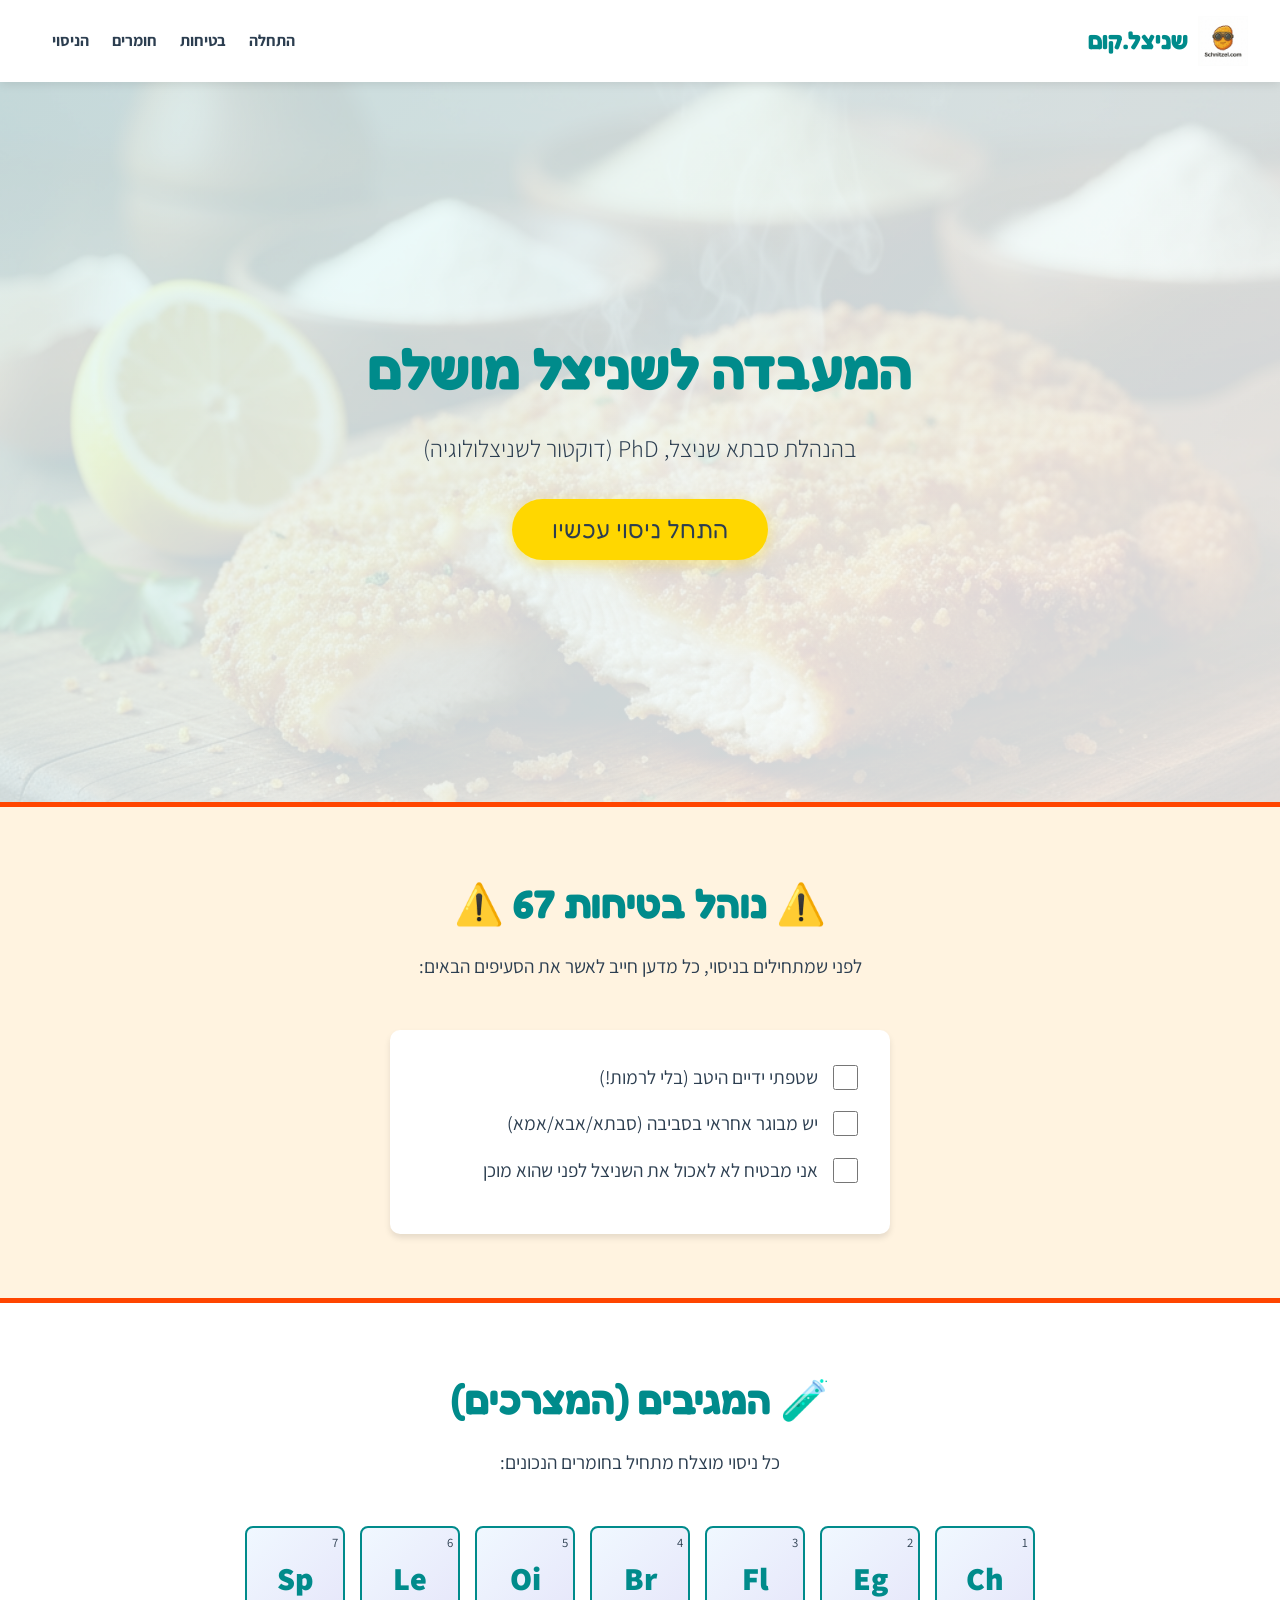
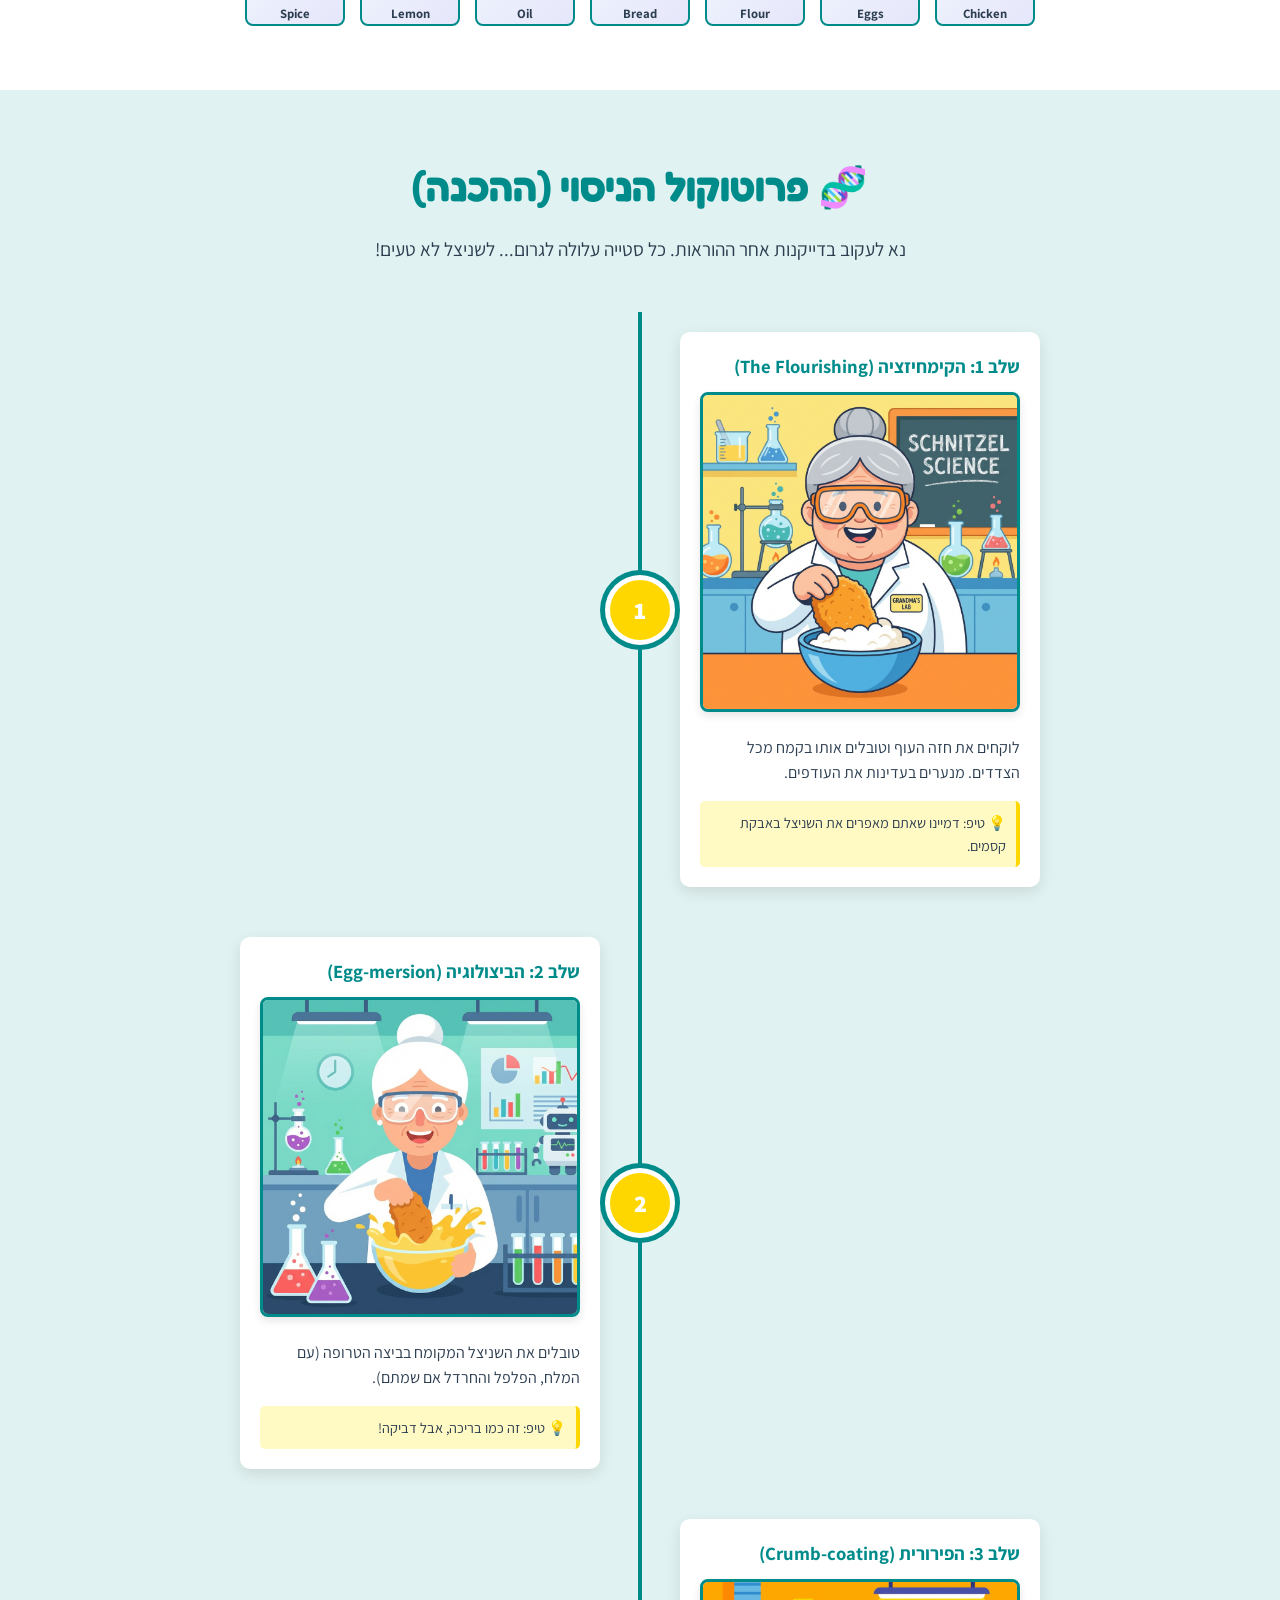
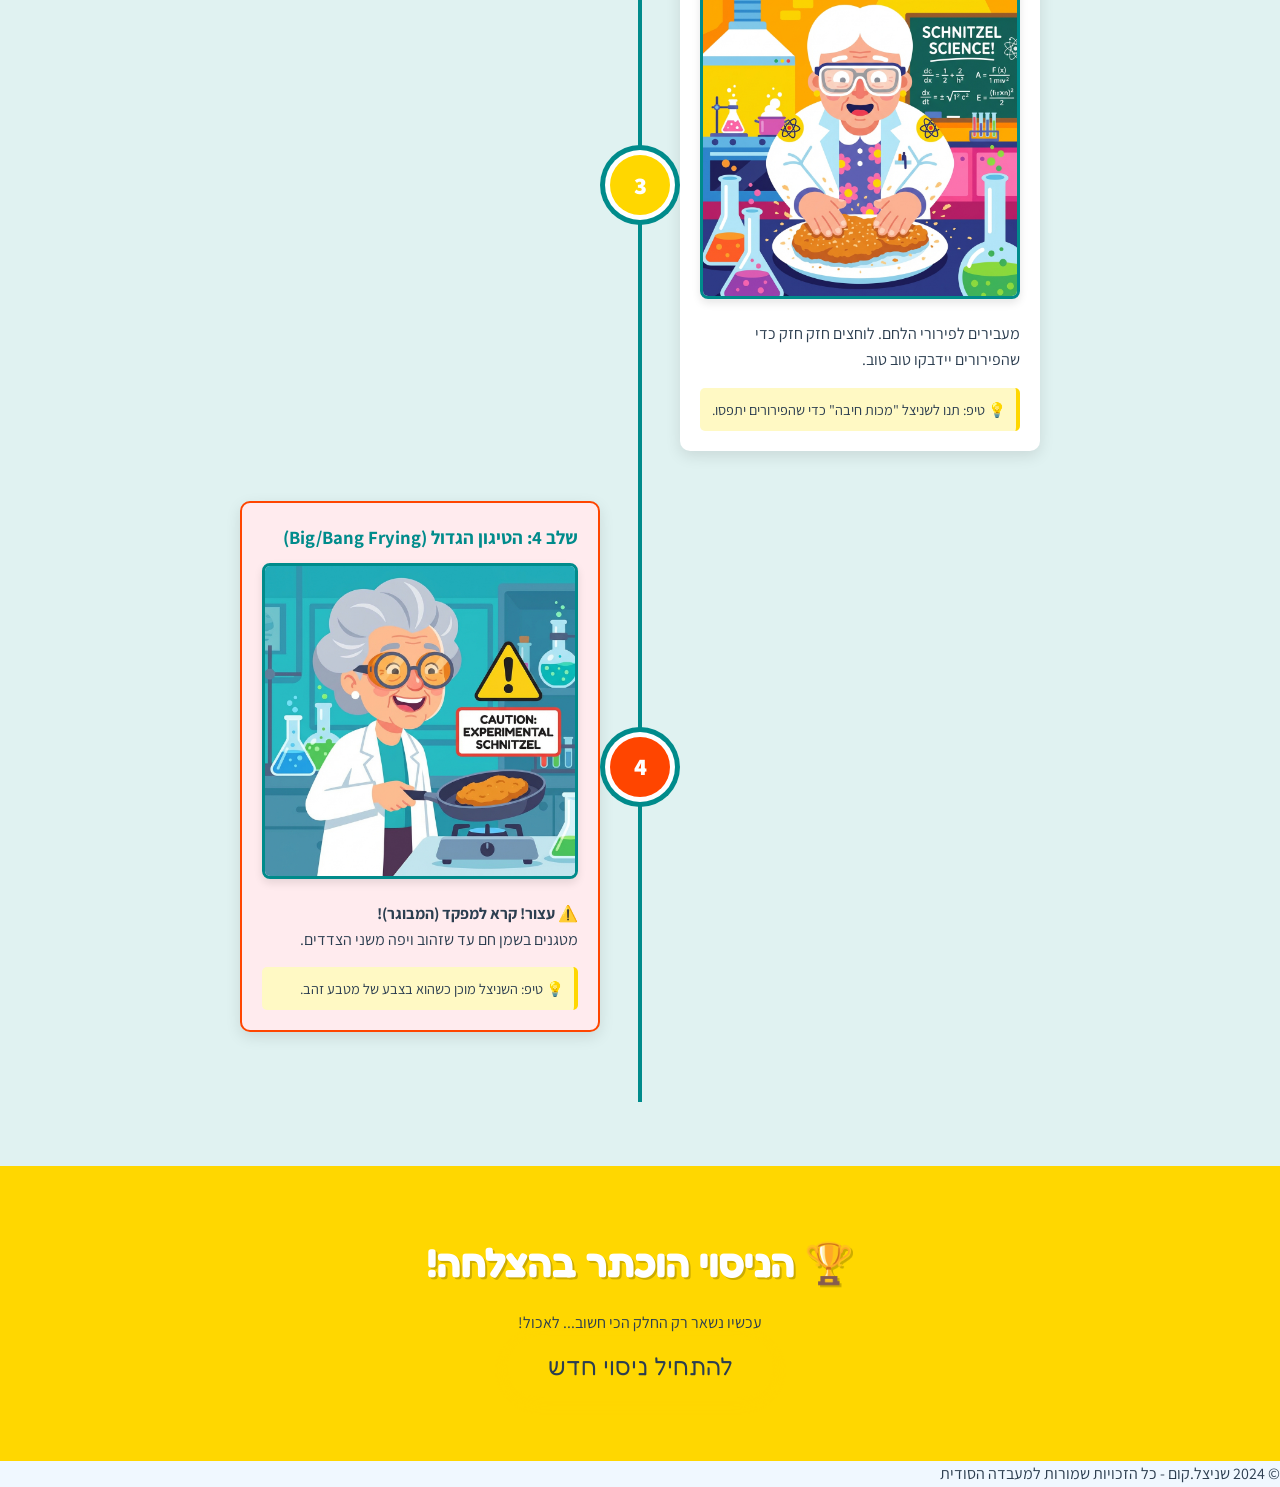
<file: index.html>
<!DOCTYPE html>
<html lang="he" dir="rtl">

<head>
    <meta charset="UTF-8">
    <meta name="viewport" content="width=device-width, initial-scale=1.0">
    <title>שניצל.קום | הנוסחה לשניצל מושלם</title>
    <!-- Google Fonts -->
    <link rel="preconnect" href="https://fonts.googleapis.com">
    <link rel="preconnect" href="https://fonts.gstatic.com" crossorigin>
    <link
        href="https://fonts.googleapis.com/css2?family=Assistant:wght@300;400;700;800&family=Fredoka:wght@300..700&display=swap"
        rel="stylesheet">
    <link rel="stylesheet" href="style.css">
</head>

<body>
    <header class="lab-header">
        <div class="logo">
            <img src="images/logo.png" alt="לוגו שניצל.קום" class="logo-img">
            <h1>שניצל.קום</h1>
        </div>
        <nav>
            <a href="#hero">התחלה</a>
            <a href="#safety">בטיחות</a>
            <a href="#ingredients">חומרים</a>
            <a href="#process">הניסוי</a>
        </nav>
    </header>

    <main>
        <section id="hero" class="hero-section">
            <div class="hero-bg"></div>
            <div class="container">
                <h1 class="glitch-text" data-text="המעבדה לשניצל מושלם">המעבדה לשניצל מושלם</h1>
                <p class="subtitle">בהנהלת סבתא שניצל, PhD (דוקטור לשניצלולוגיה)</p>
                <button id="start-experiment" class="cta-button">התחל ניסוי עכשיו</button>
            </div>
        </section>

        <!-- Safety Section -->
        <section id="safety" class="section safety-section">
            <div class="container">
                <h2>⚠️ נוהל בטיחות 67 ⚠️</h2>
                <p class="section-desc">לפני שמתחילים בניסוי, כל מדען חייב לאשר את הסעיפים הבאים:</p>

                <div class="safety-checklist">
                    <div class="checklist-item">
                        <input type="checkbox" id="safe1">
                        <label for="safe1">שטפתי ידיים היטב (בלי לרמות!)</label>
                    </div>
                    <div class="checklist-item">
                        <input type="checkbox" id="safe2">
                        <label for="safe2">יש מבוגר אחראי בסביבה (סבתא/אבא/אמא)</label>
                    </div>
                    <div class="checklist-item">
                        <input type="checkbox" id="safe3">
                        <label for="safe3">אני מבטיח לא לאכול את השניצל לפני שהוא מוכן</label>
                    </div>
                </div>
            </div>
        </section>

        <!-- Ingredients Section -->
        <section id="ingredients" class="section ingredients-section">
            <div class="container">
                <h2>🧪 המגיבים (המצרכים)</h2>
                <p class="section-desc">כל ניסוי מוצלח מתחיל בחומרים הנכונים:</p>

                <div class="periodic-table">
                    <div class="element" data-name="חזה עוף">
                        <span class="number">1</span>
                        <span class="symbol">Ch</span>
                        <span class="name">Chicken</span>
                    </div>
                    <div class="element" data-name="ביצים">
                        <span class="number">2</span>
                        <span class="symbol">Eg</span>
                        <span class="name">Eggs</span>
                    </div>
                    <div class="element" data-name="קמח">
                        <span class="number">3</span>
                        <span class="symbol">Fl</span>
                        <span class="name">Flour</span>
                    </div>
                    <div class="element" data-name="פירורי לחם">
                        <span class="number">4</span>
                        <span class="symbol">Br</span>
                        <span class="name">Bread</span>
                    </div>
                    <div class="element" data-name="שמן">
                        <span class="number">5</span>
                        <span class="symbol">Oi</span>
                        <span class="name">Oil</span>
                    </div>
                    <div class="element" data-name="לימון">
                        <span class="number">6</span>
                        <span class="symbol">Le</span>
                        <span class="name">Lemon</span>
                    </div>
                    <div class="element" data-name="מלח ופלפל">
                        <span class="number">7</span>
                        <span class="symbol">Sp</span>
                        <span class="name">Spice</span>
                    </div>
                </div>
            </div>
        </section>

        <!-- Process Section -->
        <section id="process" class="section process-section">
            <div class="container">
                <h2>🧬 פרוטוקול הניסוי (ההכנה)</h2>
                <p class="section-desc">נא לעקוב בדייקנות אחר ההוראות. כל סטייה עלולה לגרום... לשניצל לא טעים!</p>

                <div class="timeline">
                    <!-- Step 1 -->
                    <div class="step">
                        <div class="step-icon">1</div>
                        <div class="step-content">
                            <h3>שלב 1: הקימחיזציה (The Flourishing)</h3>
                            <img src="images/step1.png" alt="סבתא מקמחת את השניצל" class="step-image">
                            <p>לוקחים את חזה העוף וטובלים אותו בקמח מכל הצדדים. מנערים בעדינות את העודפים.</p>
                            <div class="tip">💡 טיפ: דמיינו שאתם מאפרים את השניצל באבקת קסמים.</div>
                        </div>
                    </div>

                    <!-- Step 2 -->
                    <div class="step">
                        <div class="step-icon">2</div>
                        <div class="step-content">
                            <h3>שלב 2: הביצולוגיה (Egg-mersion)</h3>
                            <img src="images/step2.png" alt="סבתא טובלת בביצה" class="step-image">
                            <p>טובלים את השניצל המקומח בביצה הטרופה (עם המלח, הפלפל והחרדל אם שמתם).</p>
                            <div class="tip">💡 טיפ: זה כמו בריכה, אבל דביקה!</div>
                        </div>
                    </div>

                    <!-- Step 3 -->
                    <div class="step">
                        <div class="step-icon">3</div>
                        <div class="step-content">
                            <h3>שלב 3: הפירורית (Crumb-coating)</h3>
                            <img src="images/step3.png" alt="סבתא מצפה בפירורים" class="step-image">
                            <p>מעבירים לפירורי הלחם. לוחצים חזק חזק כדי שהפירורים יידבקו טוב טוב.</p>
                            <div class="tip">💡 טיפ: תנו לשניצל "מכות חיבה" כדי שהפירורים יתפסו.</div>
                        </div>
                    </div>

                    <!-- Step 4 -->
                    <div class="step">
                        <div class="step-icon danger">4</div>
                        <div class="step-content danger-zone">
                            <h3>שלב 4: הטיגון הגדול (Big/Bang Frying)</h3>
                            <img src="images/step4.png" alt="סבתא מטגנת בזהירות" class="step-image">
                            <p><strong>⚠️ עצור! קרא למפקד (המבוגר)!</strong></p>
                            <p>מטגנים בשמן חם עד שזהוב ויפה משני הצדדים.</p>
                            <div class="tip">💡 טיפ: השניצל מוכן כשהוא בצבע של מטבע זהב.</div>
                        </div>
                    </div>
                </div>
            </div>
        </section>

        <!-- Final Section -->
        <section id="success" class="section success-section">
            <div class="container">
                <h2>🏆 הניסוי הוכתר בהצלחה!</h2>
                <p>עכשיו נשאר רק החלק הכי חשוב... לאכול!</p>
                <button onclick="resetExperiment()" class="cta-button">להתחיל ניסוי חדש</button>
            </div>
        </section>
    </main>

    <footer>
        <p>© 2024 שניצל.קום - כל הזכויות שמורות למעבדה הסודית</p>
    </footer>

    <!-- Notification Container -->
    <div id="toast-container" class="toast-container"></div>

    <script src="script.js"></script>
</body>

</html>
</file>
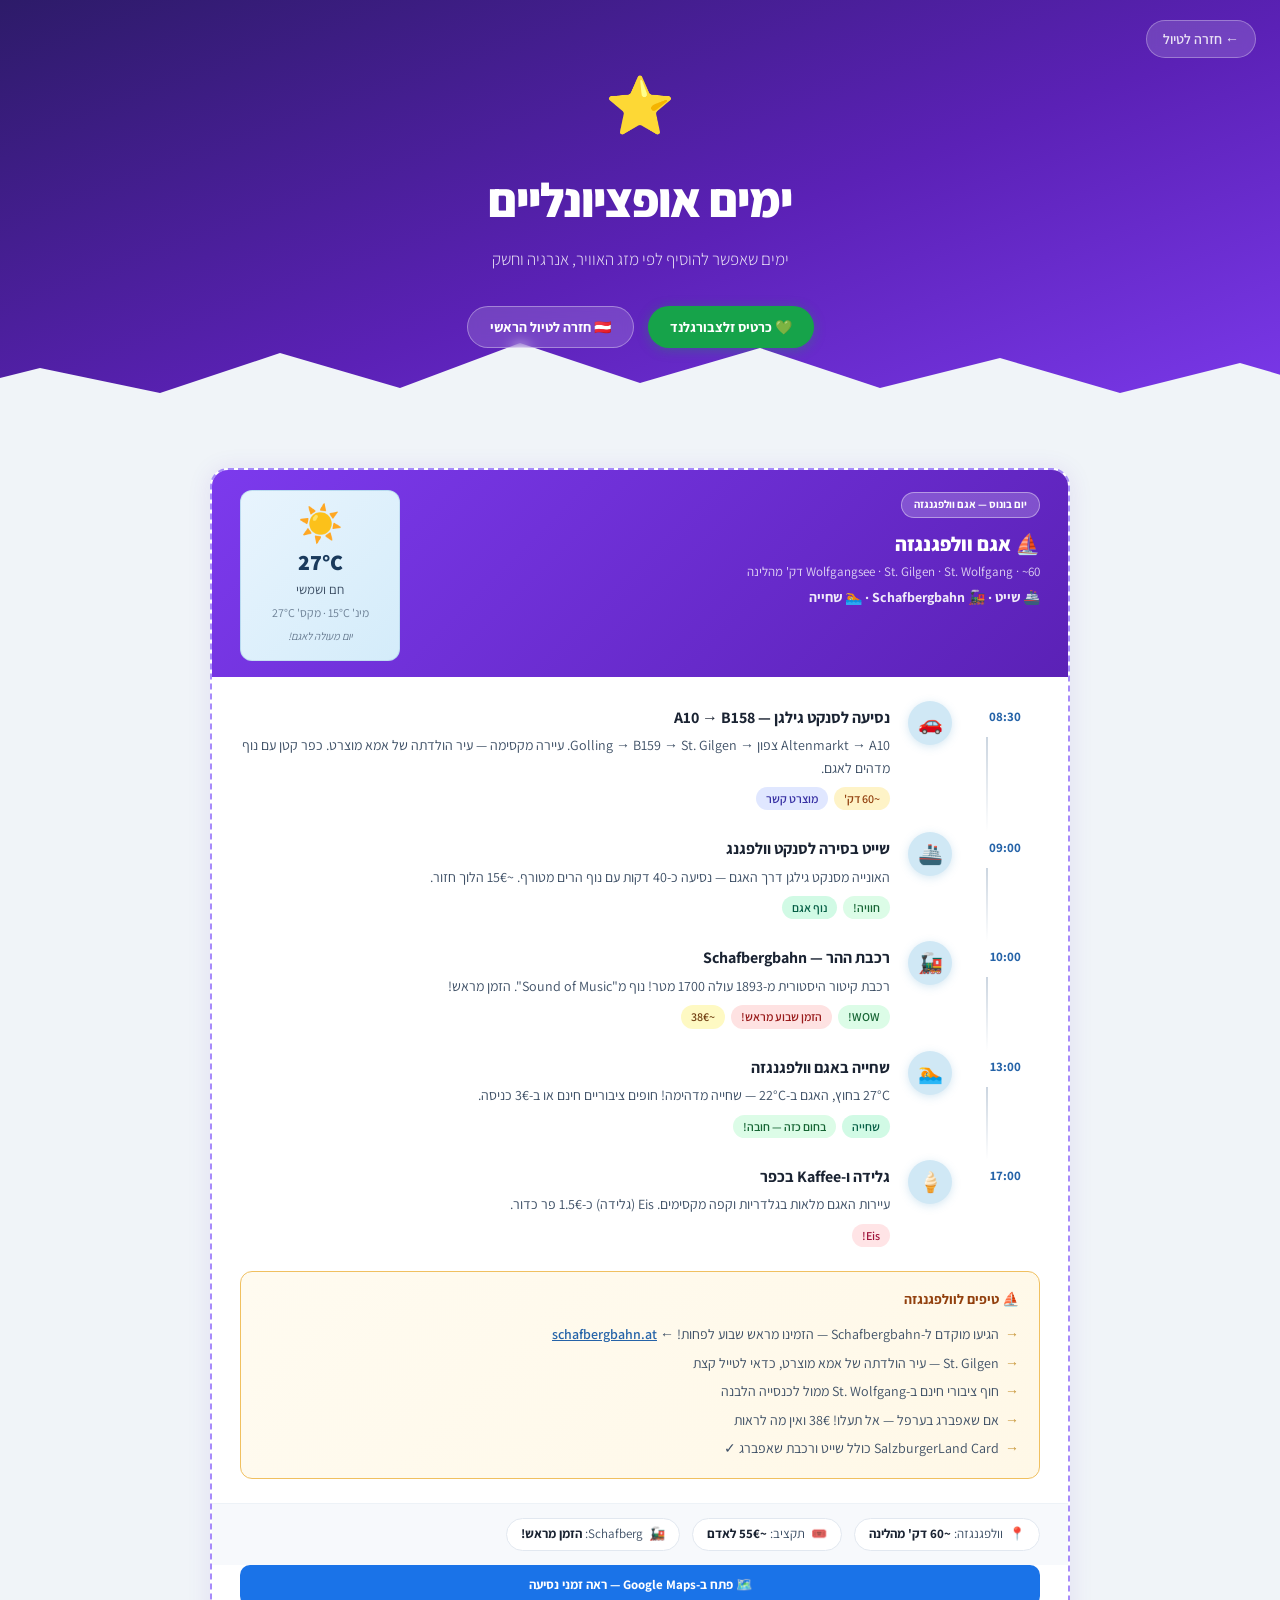
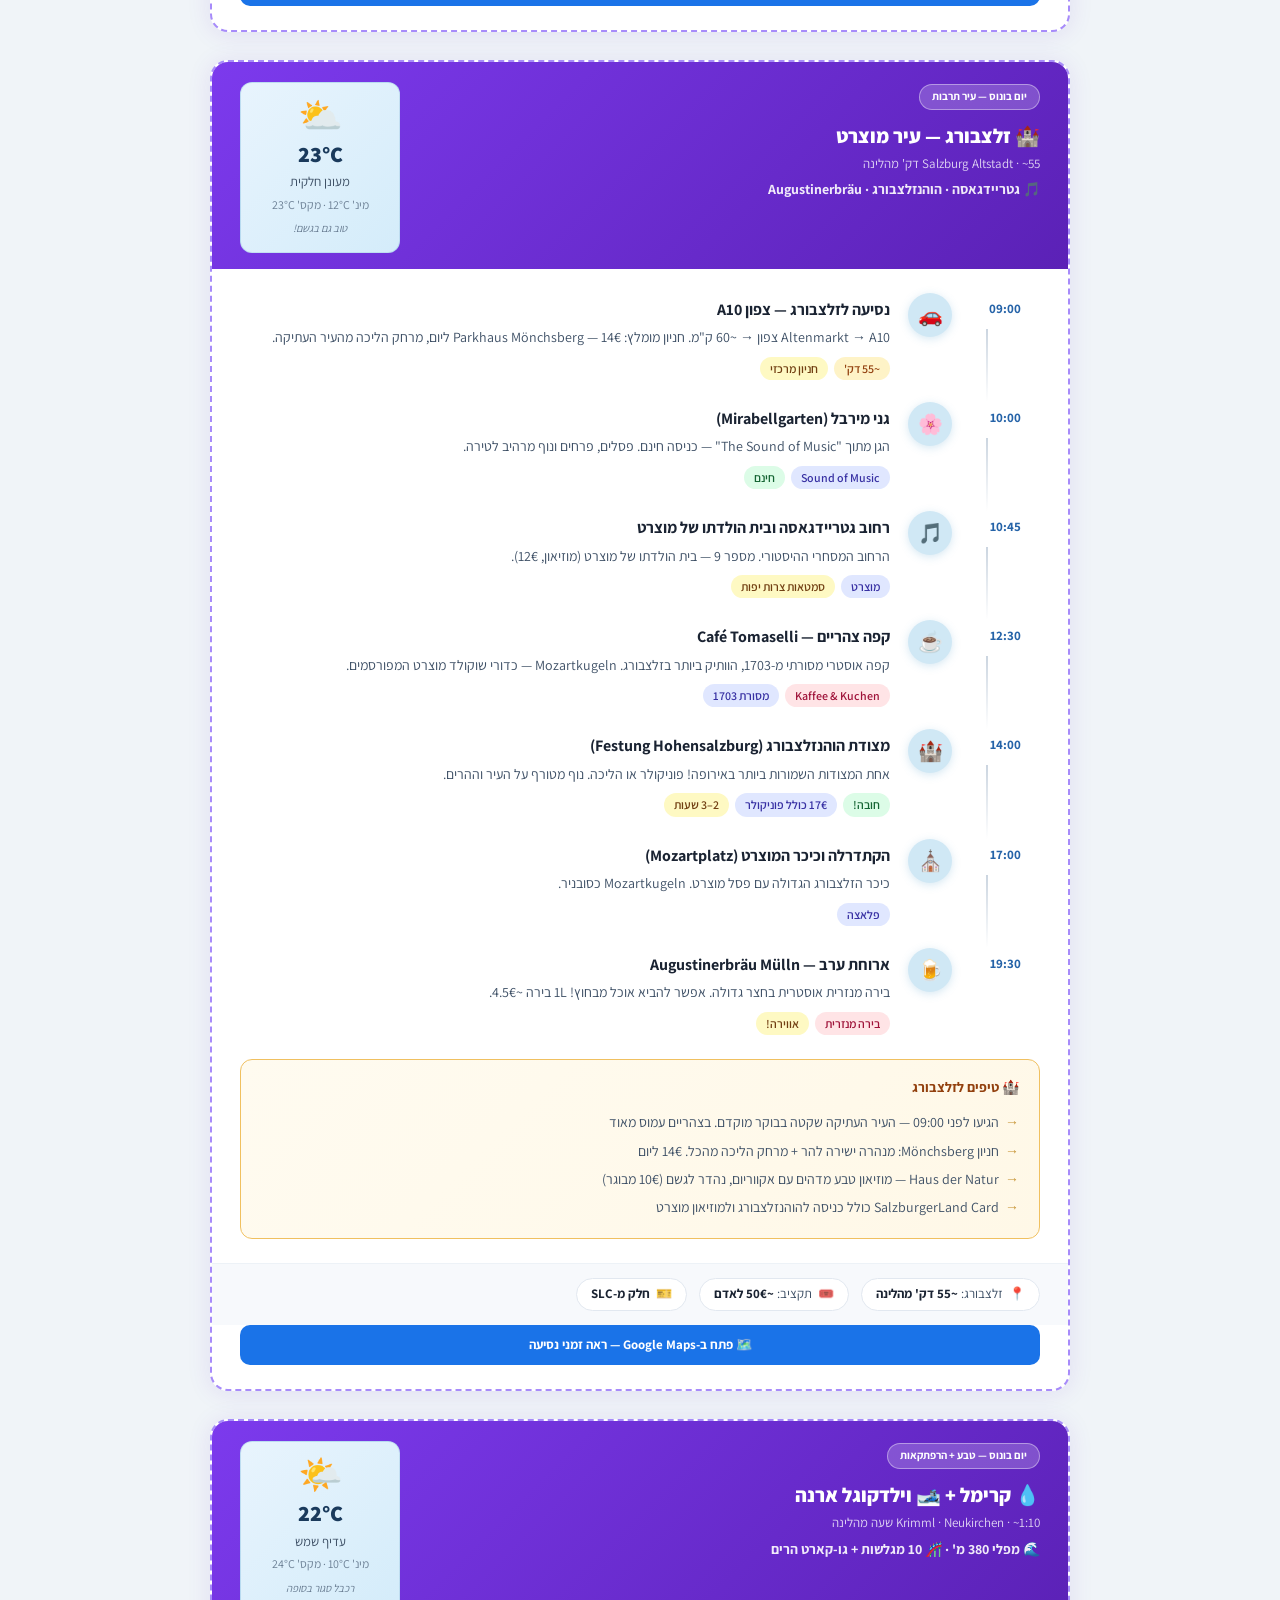
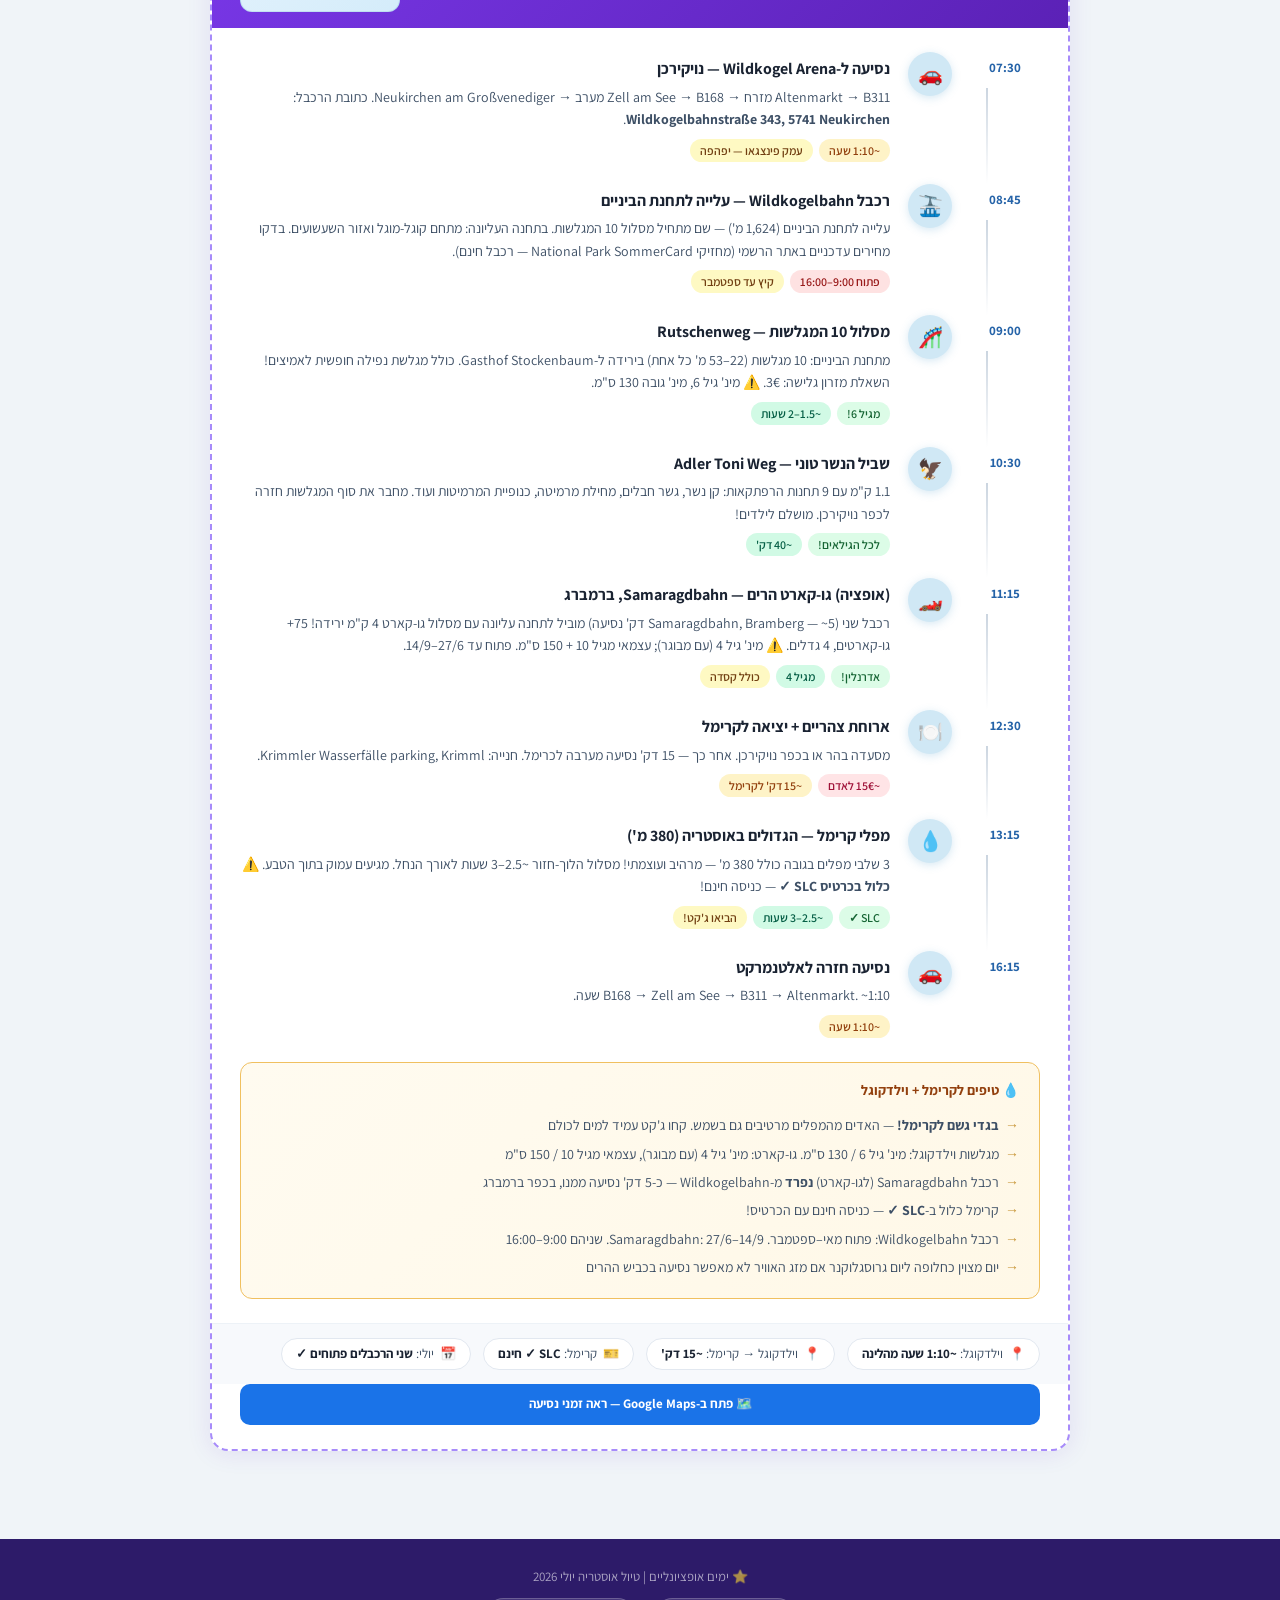
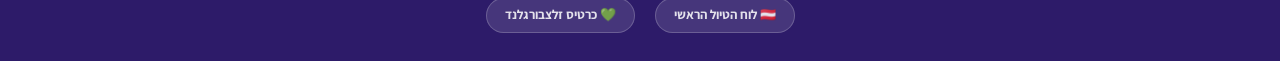
<file: optional.html>
<!DOCTYPE html>
<html lang="he" dir="rtl">
<head>
    <meta charset="UTF-8">
    <meta name="viewport" content="width=device-width, initial-scale=1.0">
    <title>⭐ ימים אופציונליים | טיול אוסטריה</title>
    <link rel="preconnect" href="https://fonts.googleapis.com">
    <link rel="preconnect" href="https://fonts.gstatic.com" crossorigin>
    <link href="https://fonts.googleapis.com/css2?family=Assistant:wght@300;400;500;600;700;800&display=swap" rel="stylesheet">
    <style>
        :root {
            --blue-dark: #1a3a5c;
            --blue-mid: #2563a8;
            --blue-light: #5ba3d0;
            --green-alpine: #2d6a4f;
            --green-light: #52b788;
            --gold: #c9973a;
            --gold-light: #f0c060;
            --sky: #d0e8f5;
            --snow: #f0f4f8;
            --warm: #fef9f0;
            --shabbat-bg: #fff8e7;
            --shabbat-border: #c9973a;
            --text-dark: #1a2332;
            --text-mid: #3d4f65;
            --text-light: #6b7f94;
            --card-shadow: 0 4px 20px rgba(26,58,92,0.12);
            --radius: 16px;
        }

        * { margin: 0; padding: 0; box-sizing: border-box; }

        body {
            font-family: 'Assistant', sans-serif;
            background: var(--snow);
            color: var(--text-dark);
            line-height: 1.6;
        }

        /* ===== HERO ===== */
        .hero {
            background: linear-gradient(160deg, #2d1b69 0%, #5b21b6 55%, #7c3aed 100%);
            color: white;
            text-align: center;
            padding: 60px 20px 80px;
            position: relative;
            overflow: hidden;
        }

        .hero::before {
            content: '';
            position: absolute;
            bottom: 0; left: 0; right: 0;
            height: 90px;
            background: url("data:image/svg+xml,%3Csvg xmlns='http://www.w3.org/2000/svg' viewBox='0 0 1440 90'%3E%3Cpath fill='%23f0f4f8' d='M0,90 L0,60 L120,30 L240,55 L360,15 L480,50 L600,5 L720,45 L840,10 L960,50 L1080,20 L1200,55 L1320,25 L1440,60 L1440,90 Z'/%3E%3C/svg%3E") no-repeat bottom;
            background-size: cover;
        }

        .back-link {
            position: absolute;
            top: 20px;
            right: 24px;
            color: rgba(255,255,255,.85);
            text-decoration: none;
            font-size: 14px;
            font-weight: 600;
            display: inline-flex;
            align-items: center;
            gap: 6px;
            background: rgba(255,255,255,.15);
            border: 1px solid rgba(255,255,255,.3);
            border-radius: 24px;
            padding: 7px 16px;
            transition: background .2s;
            backdrop-filter: blur(6px);
        }
        .back-link:hover { background: rgba(255,255,255,.25); }

        .hero-icon { font-size: 56px; margin-bottom: 12px; display: inline-block; }

        .hero h1 {
            font-size: clamp(26px, 5vw, 48px);
            font-weight: 800;
            letter-spacing: -1px;
            margin-bottom: 8px;
        }
        .hero-sub {
            font-size: 17px;
            opacity: .85;
            font-weight: 300;
            margin-bottom: 32px;
        }

        .hero-nav {
            display: flex;
            justify-content: center;
            gap: 14px;
            flex-wrap: wrap;
        }
        .hero-nav a {
            text-decoration: none;
            border-radius: 50px;
            padding: 9px 22px;
            font-size: 14px;
            font-weight: 700;
            display: inline-flex;
            align-items: center;
            gap: 6px;
            transition: opacity .2s, transform .1s;
        }
        .hero-nav a:hover { opacity: .85; transform: translateY(-1px); }
        .nav-btn-green {
            background: #16a34a;
            color: #fff;
            box-shadow: 0 2px 12px rgba(22,163,74,.35);
        }
        .nav-btn-white {
            background: rgba(255,255,255,.15);
            color: #fff;
            border: 1px solid rgba(255,255,255,.35);
            backdrop-filter: blur(6px);
        }

        /* ===== MAIN CONTAINER ===== */
        .container {
            max-width: 900px;
            margin: 0 auto;
            padding: 40px 16px 60px;
        }

        /* ===== OPTIONAL CARDS ===== */
        .optional-card {
            background: #fff;
            border-radius: 18px;
            box-shadow: 0 2px 24px rgba(91,33,182,.1);
            border: 2px dashed #a78bfa;
            max-width: 860px;
            margin: 0 auto 28px;
            overflow: hidden;
        }

        .optional-header {
            background: linear-gradient(135deg, #7c3aed, #5b21b6);
            color: #fff;
            padding: 20px 28px 16px;
            display: flex;
            justify-content: space-between;
            align-items: flex-start;
            gap: 16px;
            flex-wrap: wrap;
        }

        .optional-badge {
            display: inline-block;
            background: rgba(255,255,255,.2);
            border: 1px solid rgba(255,255,255,.4);
            border-radius: 20px;
            padding: 3px 12px;
            font-size: 11px;
            font-weight: 700;
            margin-bottom: 6px;
        }

        .optional-title {
            font-size: 20px;
            font-weight: 800;
            margin: 4px 0 2px;
        }

        .optional-subtitle {
            font-size: 13px;
            opacity: .8;
        }

        .optional-dest {
            font-size: 14px;
            font-weight: 700;
            opacity: .9;
            margin-top: 4px;
        }

        /* ===== WEATHER WIDGET ===== */
        .weather-widget {
            background: linear-gradient(135deg, #e8f4fd, #d4ecfa);
            border-radius: 12px;
            padding: 14px 20px;
            min-width: 160px;
            text-align: center;
            border: 1px solid rgba(91,163,208,.25);
            flex-shrink: 0;
        }
        .weather-icon { font-size: 36px; line-height: 1; }
        .weather-temp { font-size: 22px; font-weight: 800; color: var(--blue-dark); margin-top: 4px; }
        .weather-desc { font-size: 13px; color: var(--text-mid); }
        .weather-range { font-size: 12px; color: var(--text-light); margin-top: 2px; }
        .weather-note { font-size: 11px; color: var(--text-light); margin-top: 6px; font-style: italic; }

        /* ===== TIMELINE ===== */
        .timeline {
            padding: 24px 28px;
        }
        .optional-card .timeline {
            padding: 24px 28px;
        }

        .timeline-item {
            display: flex;
            gap: 18px;
            margin-bottom: 22px;
            position: relative;
        }
        .timeline-item:last-child { margin-bottom: 0; }
        .timeline-item::before {
            content: '';
            position: absolute;
            right: 52px;
            top: 36px;
            bottom: -22px;
            width: 2px;
            background: linear-gradient(to bottom, #cbd5e0, transparent);
        }
        .timeline-item:last-child::before { display: none; }

        .tl-time {
            width: 70px;
            flex-shrink: 0;
            text-align: center;
            padding-top: 2px;
        }
        .tl-time .time-text {
            font-size: 13px;
            font-weight: 700;
            color: var(--blue-mid);
        }
        .tl-icon-wrap {
            width: 44px;
            height: 44px;
            flex-shrink: 0;
            background: var(--sky);
            border-radius: 50%;
            display: flex;
            align-items: center;
            justify-content: center;
            font-size: 20px;
            box-shadow: 0 2px 8px rgba(91,163,208,.25);
        }
        .tl-content { flex: 1; padding-top: 4px; }
        .tl-content h3 { font-size: 16px; font-weight: 700; color: var(--text-dark); }
        .tl-content p { font-size: 14px; color: var(--text-mid); margin-top: 4px; }
        .tl-content .tl-tags { display: flex; gap: 6px; flex-wrap: wrap; margin-top: 8px; }

        .tl-tag {
            font-size: 12px;
            padding: 2px 10px;
            border-radius: 20px;
            font-weight: 600;
        }
        .tag-drive   { background: #fef3c7; color: #92400e; }
        .tag-must    { background: #dcfce7; color: #166534; }
        .tag-food    { background: #ffe4e6; color: #9f1239; }
        .tag-culture { background: #e0e7ff; color: #3730a3; }
        .tag-nature  { background: #d1fae5; color: #065f46; }
        .tag-tip     { background: #fef9c3; color: #713f12; }
        .tag-book    { background: #fee2e2; color: #991b1b; }
        .tag-kosher  { background: #fdf4ff; color: #6b21a8; }

        .waze-btn {
            background: #35d4f3 !important;
            color: #0d1e2e !important;
            font-weight: 800 !important;
            text-decoration: none;
            cursor: pointer;
            display: inline-flex !important;
            align-items: center;
            gap: 4px;
            transition: opacity .2s, transform .1s;
            white-space: nowrap;
        }
        .waze-btn:hover { opacity: .82; transform: scale(1.04); }

        /* ===== TIPS BOX ===== */
        .tips-box {
            margin: 0 28px 24px;
            background: linear-gradient(135deg, #fffbf0, #fff8e7);
            border: 1px solid #f0c060;
            border-radius: 12px;
            padding: 16px 20px;
        }
        .tips-box h4 { font-size: 14px; font-weight: 700; color: #92400e; margin-bottom: 10px; }
        .tips-box ul { list-style: none; }
        .tips-box li {
            font-size: 14px;
            color: var(--text-mid);
            padding: 3px 0;
            padding-right: 20px;
            position: relative;
        }
        .tips-box li::before { content: '→'; position: absolute; right: 0; color: var(--gold); }
        .tips-box a { color: var(--blue-mid); font-weight: 600; }

        /* ===== DRIVE INFO ===== */
        .drive-info {
            display: flex;
            gap: 12px;
            padding: 14px 28px;
            background: #f7f9fc;
            border-top: 1px solid #edf2f7;
            flex-wrap: wrap;
        }
        .optional-card .drive-info {
            margin: 0;
            border-top: 1px solid #edf2f7;
        }

        .drive-pill {
            display: flex;
            align-items: center;
            gap: 6px;
            font-size: 13px;
            color: var(--text-mid);
            background: white;
            border: 1px solid #e2e8f0;
            border-radius: 20px;
            padding: 5px 14px;
        }
        .drive-pill strong { color: var(--text-dark); }

        /* ===== GOOGLE MAPS BUTTON ===== */
        .optional-gmaps-btn {
            display: block;
            text-align: center;
            background: #1a73e8;
            color: #fff !important;
            padding: 10px 18px;
            font-size: 13px;
            font-weight: 700;
            text-decoration: none;
            margin: 0 28px 24px;
            border-radius: 10px;
            transition: background .15s;
        }
        .optional-gmaps-btn:hover { background: #1557b0; }

        /* ===== FOOTER ===== */
        footer {
            background: #2d1b69;
            color: rgba(255,255,255,.6);
            text-align: center;
            padding: 28px 20px;
            font-size: 13px;
        }
        footer a {
            color: rgba(255,255,255,.85);
            text-decoration: none;
            font-weight: 700;
            transition: opacity .2s;
        }
        footer a:hover { opacity: .75; }
        .footer-links {
            display: flex;
            justify-content: center;
            gap: 20px;
            flex-wrap: wrap;
            margin-top: 10px;
        }
        .footer-links a {
            background: rgba(255,255,255,.12);
            border: 1px solid rgba(255,255,255,.2);
            border-radius: 20px;
            padding: 6px 18px;
            font-size: 13px;
        }
        .footer-links a:hover { background: rgba(255,255,255,.22); opacity: 1; }

        /* ===== RESPONSIVE ===== */
        @media (max-width: 600px) {
            .optional-header { flex-direction: column; }
            .weather-widget { width: 100%; }
            .timeline { padding: 18px; }
            .tl-time { display: none; }
            .timeline-item::before { right: 22px; }
            .tips-box { margin: 0 16px 20px; }
            .optional-gmaps-btn { margin: 0 16px 20px; }
            .back-link { top: 14px; right: 14px; font-size: 13px; padding: 6px 12px; }
        }
    </style>
</head>
<body>

<!-- HERO -->
<header class="hero">
    <a class="back-link" href="austria.html">← חזרה לטיול</a>
    <div class="hero-icon">⭐</div>
    <h1>ימים אופציונליים</h1>
    <p class="hero-sub">ימים שאפשר להוסיף לפי מזג האוויר, אנרגיה וחשק</p>
    <div class="hero-nav">
        <a class="nav-btn-green" href="slc.html">💚 כרטיס זלצבורגלנד</a>
        <a class="nav-btn-white" href="austria.html">🇦🇹 חזרה לטיול הראשי</a>
    </div>
</header>

<main class="container">

    <!-- ===== CARD 1 — WOLFGANGSEE ===== -->
    <div class="optional-card">
        <div class="optional-header">
            <div>
                <div class="optional-badge">יום בונוס — אגם וולפגנגזה</div>
                <div class="optional-title">⛵ אגם וולפגנגזה</div>
                <div class="optional-subtitle">Wolfgangsee · St. Gilgen · St. Wolfgang · ~60 דק' מהלינה</div>
                <div class="optional-dest">🚢 שייט · 🚂 Schafbergbahn · 🏊 שחייה</div>
            </div>
            <div class="weather-widget">
                <div class="weather-icon">☀️</div>
                <div class="weather-temp">27°C</div>
                <div class="weather-desc">חם ושמשי</div>
                <div class="weather-range">מינ' 15°C · מקס' 27°C</div>
                <div class="weather-note">יום מעולה לאגם!</div>
            </div>
        </div>

        <div class="timeline">
            <div class="timeline-item">
                <div class="tl-time"><span class="time-text">08:30</span></div>
                <div class="tl-icon-wrap">🚗</div>
                <div class="tl-content">
                    <h3>נסיעה לסנקט גילגן — A10 → B158</h3>
                    <p>Altenmarkt → A10 צפון → Golling → B159 → St. Gilgen. עיירה מקסימה — עיר הולדתה של אמא מוצרט. כפר קטן עם נוף מדהים לאגם.</p>
                    <div class="tl-tags"><span class="tl-tag tag-drive">~60 דק'</span><span class="tl-tag tag-culture">מוצרט קשר</span></div>
                </div>
            </div>
            <div class="timeline-item">
                <div class="tl-time"><span class="time-text">09:00</span></div>
                <div class="tl-icon-wrap">🚢</div>
                <div class="tl-content">
                    <h3>שייט בסירה לסנקט וולפגנג</h3>
                    <p>האונייה מסנקט גילגן דרך האגם — נסיעה כ-40 דקות עם נוף הרים מטורף. ~15€ הלוך חזור.</p>
                    <div class="tl-tags"><span class="tl-tag tag-must">חוויה!</span><span class="tl-tag tag-nature">נוף אגם</span></div>
                </div>
            </div>
            <div class="timeline-item">
                <div class="tl-time"><span class="time-text">10:00</span></div>
                <div class="tl-icon-wrap">🚂</div>
                <div class="tl-content">
                    <h3>רכבת ההר — Schafbergbahn</h3>
                    <p>רכבת קיטור היסטורית מ-1893 עולה 1700 מטר! נוף מ"Sound of Music". הזמן מראש!</p>
                    <div class="tl-tags"><span class="tl-tag tag-must">WOW!</span><span class="tl-tag tag-book">הזמן שבוע מראש!</span><span class="tl-tag tag-tip">~38€</span></div>
                </div>
            </div>
            <div class="timeline-item">
                <div class="tl-time"><span class="time-text">13:00</span></div>
                <div class="tl-icon-wrap">🏊</div>
                <div class="tl-content">
                    <h3>שחייה באגם וולפגנגזה</h3>
                    <p>27°C בחוץ, האגם ב-22°C — שחייה מדהימה! חופים ציבוריים חינם או ב-3€ כניסה.</p>
                    <div class="tl-tags"><span class="tl-tag tag-nature">שחייה</span><span class="tl-tag tag-must">בחום כזה — חובה!</span></div>
                </div>
            </div>
            <div class="timeline-item">
                <div class="tl-time"><span class="time-text">17:00</span></div>
                <div class="tl-icon-wrap">🍦</div>
                <div class="tl-content">
                    <h3>גלידה ו-Kaffee בכפר</h3>
                    <p>עיירות האגם מלאות בגלדריות וקפה מקסימים. Eis (גלידה) כ-1.5€ פר כדור.</p>
                    <div class="tl-tags"><span class="tl-tag tag-food">Eis!</span></div>
                </div>
            </div>
        </div>

        <div class="tips-box">
            <h4>⛵ טיפים לוולפגנגזה</h4>
            <ul>
                <li>הגיעו מוקדם ל-Schafbergbahn — הזמינו מראש שבוע לפחות! ← <a href="https://www.schafbergbahn.at" target="_blank" rel="noopener">schafbergbahn.at</a></li>
                <li>St. Gilgen — עיר הולדתה של אמא מוצרט, כדאי לטייל קצת</li>
                <li>חוף ציבורי חינם ב-St. Wolfgang ממול לכנסייה הלבנה</li>
                <li>אם שאפברג בערפל — אל תעלו! 38€ ואין מה לראות</li>
                <li>SalzburgerLand Card כולל שייט ורכבת שאפברג ✓</li>
            </ul>
        </div>

        <div class="drive-info">
            <div class="drive-pill">📍 <span>וולפגנגזה: <strong>~60 דק' מהלינה</strong></span></div>
            <div class="drive-pill">🎟️ <span>תקציב: <strong>~55€ לאדם</strong></span></div>
            <div class="drive-pill">🚂 <span>Schafberg: <strong>הזמן מראש!</strong></span></div>
        </div>

        <a class="optional-gmaps-btn" href="https://www.google.com/maps/dir/Altenmarkt+im+Pongau/St+Gilgen+Wolfgangsee/St+Wolfgang+im+Salzkammergut/Altenmarkt+im+Pongau" target="_blank" rel="noopener">🗺️ פתח ב-Google Maps — ראה זמני נסיעה</a>
    </div>

    <!-- ===== CARD 2 — SALZBURG ===== -->
    <div class="optional-card">
        <div class="optional-header">
            <div>
                <div class="optional-badge">יום בונוס — עיר תרבות</div>
                <div class="optional-title">🏰 זלצבורג — עיר מוצרט</div>
                <div class="optional-subtitle">Salzburg Altstadt · ~55 דק' מהלינה</div>
                <div class="optional-dest">🎵 גטריידגאסה · הוהנזלצבורג · Augustinerbräu</div>
            </div>
            <div class="weather-widget">
                <div class="weather-icon">⛅</div>
                <div class="weather-temp">23°C</div>
                <div class="weather-desc">מעונן חלקית</div>
                <div class="weather-range">מינ' 12°C · מקס' 23°C</div>
                <div class="weather-note">טוב גם בגשם!</div>
            </div>
        </div>

        <div class="timeline">
            <div class="timeline-item">
                <div class="tl-time"><span class="time-text">09:00</span></div>
                <div class="tl-icon-wrap">🚗</div>
                <div class="tl-content">
                    <h3>נסיעה לזלצבורג — צפון A10</h3>
                    <p>Altenmarkt → A10 צפון → ~60 ק"מ. חניון מומלץ: Parkhaus Mönchsberg — 14€ ליום, מרחק הליכה מהעיר העתיקה.</p>
                    <div class="tl-tags"><span class="tl-tag tag-drive">~55 דק'</span><span class="tl-tag tag-tip">חניון מרכזי</span></div>
                </div>
            </div>
            <div class="timeline-item">
                <div class="tl-time"><span class="time-text">10:00</span></div>
                <div class="tl-icon-wrap">🌸</div>
                <div class="tl-content">
                    <h3>גני מירבל (Mirabellgarten)</h3>
                    <p>הגן מתוך "The Sound of Music" — כניסה חינם. פסלים, פרחים ונוף מרהיב לטירה.</p>
                    <div class="tl-tags"><span class="tl-tag tag-culture">Sound of Music</span><span class="tl-tag tag-must">חינם</span></div>
                </div>
            </div>
            <div class="timeline-item">
                <div class="tl-time"><span class="time-text">10:45</span></div>
                <div class="tl-icon-wrap">🎵</div>
                <div class="tl-content">
                    <h3>רחוב גטריידגאסה ובית הולדתו של מוצרט</h3>
                    <p>הרחוב המסחרי ההיסטורי. מספר 9 — בית הולדתו של מוצרט (מוזיאון, 12€).</p>
                    <div class="tl-tags"><span class="tl-tag tag-culture">מוצרט</span><span class="tl-tag tag-tip">סמטאות צרות יפות</span></div>
                </div>
            </div>
            <div class="timeline-item">
                <div class="tl-time"><span class="time-text">12:30</span></div>
                <div class="tl-icon-wrap">☕</div>
                <div class="tl-content">
                    <h3>קפה צהריים — Café Tomaselli</h3>
                    <p>קפה אוסטרי מסורתי מ-1703, הוותיק ביותר בזלצבורג. Mozartkugeln — כדורי שוקולד מוצרט המפורסמים.</p>
                    <div class="tl-tags"><span class="tl-tag tag-food">Kaffee &amp; Kuchen</span><span class="tl-tag tag-culture">מסורת 1703</span></div>
                </div>
            </div>
            <div class="timeline-item">
                <div class="tl-time"><span class="time-text">14:00</span></div>
                <div class="tl-icon-wrap">🏰</div>
                <div class="tl-content">
                    <h3>מצודת הוהנזלצבורג (Festung Hohensalzburg)</h3>
                    <p>אחת המצודות השמורות ביותר באירופה! פוניקולר או הליכה. נוף מטורף על העיר וההרים.</p>
                    <div class="tl-tags"><span class="tl-tag tag-must">חובה!</span><span class="tl-tag tag-culture">17€ כולל פוניקולר</span><span class="tl-tag tag-tip">2–3 שעות</span></div>
                </div>
            </div>
            <div class="timeline-item">
                <div class="tl-time"><span class="time-text">17:00</span></div>
                <div class="tl-icon-wrap">⛪</div>
                <div class="tl-content">
                    <h3>הקתדרלה וכיכר המוצרט (Mozartplatz)</h3>
                    <p>כיכר הזלצבורג הגדולה עם פסל מוצרט. Mozartkugeln כסובניר.</p>
                    <div class="tl-tags"><span class="tl-tag tag-culture">פלאצה</span></div>
                </div>
            </div>
            <div class="timeline-item">
                <div class="tl-time"><span class="time-text">19:30</span></div>
                <div class="tl-icon-wrap">🍺</div>
                <div class="tl-content">
                    <h3>ארוחת ערב — Augustinerbräu Mülln</h3>
                    <p>בירה מנזרית אוסטרית בחצר גדולה. אפשר להביא אוכל מבחוץ! 1L בירה ~4.5€.</p>
                    <div class="tl-tags"><span class="tl-tag tag-food">בירה מנזרית</span><span class="tl-tag tag-tip">אווירה!</span></div>
                </div>
            </div>
        </div>

        <div class="tips-box">
            <h4>🏰 טיפים לזלצבורג</h4>
            <ul>
                <li>הגיעו לפני 09:00 — העיר העתיקה שקטה בבוקר מוקדם. בצהריים עמוס מאוד</li>
                <li>חניון Mönchsberg: מנהרה ישירה להר + מרחק הליכה מהכל. 14€ ליום</li>
                <li>Haus der Natur — מוזיאון טבע מדהים עם אקווריום, נהדר לגשם (10€ מבוגר)</li>
                <li>SalzburgerLand Card כולל כניסה להוהנזלצבורג ולמוזיאון מוצרט</li>
            </ul>
        </div>

        <div class="drive-info">
            <div class="drive-pill">📍 <span>זלצבורג: <strong>~55 דק' מהלינה</strong></span></div>
            <div class="drive-pill">🎟️ <span>תקציב: <strong>~50€ לאדם</strong></span></div>
            <div class="drive-pill">🎫 <span><strong>חלק מ-SLC</strong></span></div>
        </div>

        <a class="optional-gmaps-btn" href="https://www.google.com/maps/dir/Altenmarkt+im+Pongau/Mirabellgarten+Salzburg/Getreidegasse+9+Salzburg/Festung+Hohensalzburg+Salzburg/Altenmarkt+im+Pongau" target="_blank" rel="noopener">🗺️ פתח ב-Google Maps — ראה זמני נסיעה</a>
    </div>

    <!-- ===== KRIMML + WILDKOGEL ===== -->
    <div class="optional-card">
        <div class="optional-header">
            <div>
                <div class="optional-badge">יום בונוס — טבע + הרפתקאות</div>
                <div class="optional-title">💧 קרימל + 🎿 וילדקוגל ארנה</div>
                <div class="optional-subtitle">Krimml · Neukirchen · ~1:10 שעה מהלינה</div>
                <div class="optional-dest">🌊 מפלי 380 מ' · 🎢 10 מגלשות + גו-קארט הרים</div>
            </div>
            <div class="weather-widget" style="flex-shrink:0">
                <div class="weather-icon">🌤️</div>
                <div class="weather-temp">22°C</div>
                <div class="weather-desc">עדיף שמש</div>
                <div class="weather-range">מינ' 10°C · מקס' 24°C</div>
                <div class="weather-note">רכבל סגור בסופה</div>
            </div>
        </div>

        <div class="timeline">
            <div class="timeline-item">
                <div class="tl-time"><span class="time-text">07:30</span></div>
                <div class="tl-icon-wrap">🚗</div>
                <div class="tl-content">
                    <h3>נסיעה ל-Wildkogel Arena — נויקירכן</h3>
                    <p>Altenmarkt → B311 מזרח → Zell am See → B168 מערב → Neukirchen am Großvenediger. כתובת הרכבל: <strong>Wildkogelbahnstraße 343, 5741 Neukirchen</strong>.</p>
                    <div class="tl-tags"><span class="tl-tag tag-drive">~1:10 שעה</span><span class="tl-tag tag-tip">עמק פינצגאו — יפהפה</span></div>
                </div>
            </div>
            <div class="timeline-item">
                <div class="tl-time"><span class="time-text">08:45</span></div>
                <div class="tl-icon-wrap">🚠</div>
                <div class="tl-content">
                    <h3>רכבל Wildkogelbahn — עלייה לתחנת הביניים</h3>
                    <p>עלייה לתחנת הביניים (1,624 מ') — שם מתחיל מסלול 10 המגלשות. בתחנה העליונה: מתחם קוגל-מוגל ואזור השעשועים. בדקו מחירים עדכניים באתר הרשמי (מחזיקי National Park SommerCard — רכבל חינם).</p>
                    <div class="tl-tags"><span class="tl-tag tag-book">פתוח 9:00–16:00</span><span class="tl-tag tag-tip">קיץ עד ספטמבר</span></div>
                </div>
            </div>
            <div class="timeline-item">
                <div class="tl-time"><span class="time-text">09:00</span></div>
                <div class="tl-icon-wrap">🎢</div>
                <div class="tl-content">
                    <h3>מסלול 10 המגלשות — Rutschenweg</h3>
                    <p>מתחנת הביניים: 10 מגלשות (22–53 מ' כל אחת) בירידה ל-Gasthof Stockenbaum. כולל מגלשת נפילה חופשית לאמיצים! השאלת מזרון גלישה: 3€. ⚠️ מינ' גיל 6, מינ' גובה 130 ס"מ.</p>
                    <div class="tl-tags"><span class="tl-tag tag-must">מגיל 6!</span><span class="tl-tag tag-nature">~1.5–2 שעות</span></div>
                </div>
            </div>
            <div class="timeline-item">
                <div class="tl-time"><span class="time-text">10:30</span></div>
                <div class="tl-icon-wrap">🦅</div>
                <div class="tl-content">
                    <h3>שביל הנשר טוני — Adler Toni Weg</h3>
                    <p>1.1 ק"מ עם 9 תחנות הרפתקאות: קן נשר, גשר חבלים, מחילת מרמיטה, כנופיית המרמיטות ועוד. מחבר את סוף המגלשות חזרה לכפר נויקירכן. מושלם לילדים!</p>
                    <div class="tl-tags"><span class="tl-tag tag-must">לכל הגילאים!</span><span class="tl-tag tag-nature">~40 דק'</span></div>
                </div>
            </div>
            <div class="timeline-item">
                <div class="tl-time"><span class="time-text">11:15</span></div>
                <div class="tl-icon-wrap">🏎️</div>
                <div class="tl-content">
                    <h3>(אופציה) גו-קארט הרים — Samaragdbahn, ברמברג</h3>
                    <p>רכבל שני (Samaragdbahn, Bramberg — ~5 דק' נסיעה) מוביל לתחנה עליונה עם מסלול גו-קארט 4 ק"מ ירידה! 75+ גו-קארטים, 4 גדלים. ⚠️ מינ' גיל 4 (עם מבוגר); עצמאי מגיל 10 + 150 ס"מ. פתוח עד 27/6–14/9.</p>
                    <div class="tl-tags"><span class="tl-tag tag-must">אדרנלין!</span><span class="tl-tag tag-nature">מגיל 4</span><span class="tl-tag tag-tip">כולל קסדה</span></div>
                </div>
            </div>
            <div class="timeline-item">
                <div class="tl-time"><span class="time-text">12:30</span></div>
                <div class="tl-icon-wrap">🍽️</div>
                <div class="tl-content">
                    <h3>ארוחת צהריים + יציאה לקרימל</h3>
                    <p>מסעדה בהר או בכפר נויקירכן. אחר כך — 15 דק' נסיעה מערבה לכרימל. חנייה: Krimmler Wasserfälle parking, Krimml.</p>
                    <div class="tl-tags"><span class="tl-tag tag-food">~15€ לאדם</span><span class="tl-tag tag-drive">~15 דק' לקרימל</span></div>
                </div>
            </div>
            <div class="timeline-item">
                <div class="tl-time"><span class="time-text">13:15</span></div>
                <div class="tl-icon-wrap">💧</div>
                <div class="tl-content">
                    <h3>מפלי קרימל — הגדולים באוסטריה (380 מ')</h3>
                    <p>3 שלבי מפלים בגובה כולל 380 מ' — מרהיב ועוצמתי! מסלול הלוך-חזור ~2.5–3 שעות לאורך הנחל. מגיעים עמוק בתוך הטבע. ⚠️ <strong>כלול בכרטיס SLC ✓</strong> — כניסה חינם!</p>
                    <div class="tl-tags"><span class="tl-tag tag-must">SLC ✓</span><span class="tl-tag tag-nature">~2.5–3 שעות</span><span class="tl-tag tag-tip">הביאו ג'קט!</span></div>
                </div>
            </div>
            <div class="timeline-item">
                <div class="tl-time"><span class="time-text">16:15</span></div>
                <div class="tl-icon-wrap">🚗</div>
                <div class="tl-content">
                    <h3>נסיעה חזרה לאלטנמרקט</h3>
                    <p>B168 → Zell am See → B311 → Altenmarkt. ~1:10 שעה.</p>
                    <div class="tl-tags"><span class="tl-tag tag-drive">~1:10 שעה</span></div>
                </div>
            </div>
        </div>

        <div class="tips-box">
            <h4>💧 טיפים לקרימל + וילדקוגל</h4>
            <ul>
                <li><strong>בגדי גשם לקרימל!</strong> — האדים מהמפלים מרטיבים גם בשמש. קחו ג'קט עמיד למים לכולם</li>
                <li>מגלשות וילדקוגל: מינ' גיל 6 / 130 ס"מ. גו-קארט: מינ' גיל 4 (עם מבוגר), עצמאי מגיל 10 / 150 ס"מ</li>
                <li>רכבל Samaragdbahn (לגו-קארט) <strong>נפרד</strong> מ-Wildkogelbahn — כ-5 דק' נסיעה ממנו, בכפר ברמברג</li>
                <li>קרימל כלול ב-<strong>SLC ✓</strong> — כניסה חינם עם הכרטיס!</li>
                <li>רכבל Wildkogelbahn: פתוח מאי–ספטמבר. Samaragdbahn: 27/6–14/9. שניהם 9:00–16:00</li>
                <li>יום מצוין כחלופה ליום גרוסגלוקנר אם מזג האוויר לא מאפשר נסיעה בכביש ההרים</li>
            </ul>
        </div>

        <div class="drive-info">
            <div class="drive-pill">📍 <span>וילדקוגל: <strong>~1:10 שעה מהלינה</strong></span></div>
            <div class="drive-pill">📍 <span>וילדקוגל → קרימל: <strong>~15 דק'</strong></span></div>
            <div class="drive-pill">🎫 <span>קרימל: <strong>SLC ✓ חינם</strong></span></div>
            <div class="drive-pill">📅 <span>יולי: <strong>שני הרכבלים פתוחים ✓</strong></span></div>
        </div>

        <a class="optional-gmaps-btn" href="https://www.google.com/maps/dir/Altenmarkt+im+Pongau/Wildkogelbahn+Neukirchen+am+Gro%C3%9Fvenediger/Senningerfeld+1+5733+Bramberg+am+Wildkogel/Krimmler+Wasserf%C3%A4lle+5743+Krimml/Altenmarkt+im+Pongau" target="_blank" rel="noopener">🗺️ פתח ב-Google Maps — ראה זמני נסיעה</a>
    </div>

</main>

<footer>
    <div>⭐ ימים אופציונליים | טיול אוסטריה יולי 2026</div>
    <div class="footer-links">
        <a href="austria.html">🇦🇹 לוח הטיול הראשי</a>
        <a href="slc.html">💚 כרטיס זלצבורגלנד</a>
    </div>
</footer>

</body>
</html>
</file>
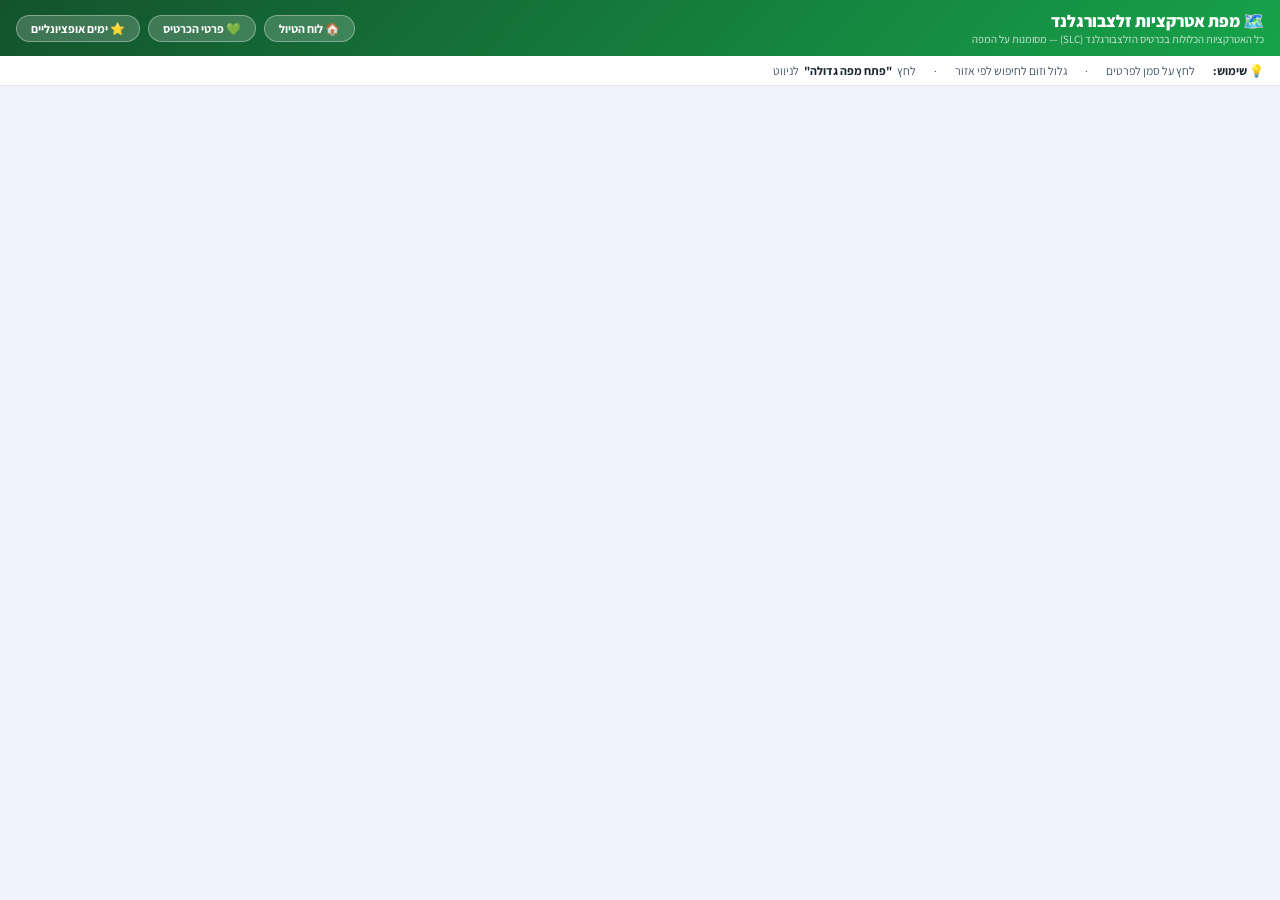
<file: slc-map.html>
<!DOCTYPE html>
<html lang="he" dir="rtl">
<head>
    <meta charset="UTF-8">
    <meta name="viewport" content="width=device-width, initial-scale=1.0">
    <title>🗺️ מפת אטרקציות זלצבורגלנד</title>
    <link rel="preconnect" href="https://fonts.googleapis.com">
    <link rel="preconnect" href="https://fonts.gstatic.com" crossorigin>
    <link href="https://fonts.googleapis.com/css2?family=Assistant:wght@300;400;600;700;800&display=swap" rel="stylesheet">
    <style>
        * { margin: 0; padding: 0; box-sizing: border-box; }

        body {
            font-family: 'Assistant', sans-serif;
            background: #f0f4f8;
            color: #1a2332;
            display: flex;
            flex-direction: column;
            height: 100dvh;
        }

        /* ===== TOP BAR ===== */
        .topbar {
            background: linear-gradient(135deg, #14532d, #16a34a);
            color: #fff;
            padding: 10px 16px;
            display: flex;
            align-items: center;
            justify-content: space-between;
            gap: 12px;
            flex-shrink: 0;
            box-shadow: 0 2px 12px rgba(22,101,52,.3);
        }

        .topbar-title {
            font-size: 17px;
            font-weight: 800;
            display: flex;
            align-items: center;
            gap: 8px;
        }

        .topbar-sub {
            font-size: 11px;
            opacity: .8;
            font-weight: 400;
        }

        .topbar-links {
            display: flex;
            gap: 8px;
            flex-wrap: wrap;
            justify-content: flex-end;
        }

        .topbar-link {
            display: inline-flex;
            align-items: center;
            gap: 5px;
            background: rgba(255,255,255,.18);
            border: 1px solid rgba(255,255,255,.35);
            color: #fff;
            text-decoration: none;
            padding: 5px 14px;
            border-radius: 20px;
            font-size: 12px;
            font-weight: 700;
            transition: background .15s;
            white-space: nowrap;
        }

        .topbar-link:hover { background: rgba(255,255,255,.30); }

        /* ===== LEGEND BAR ===== */
        .legend-bar {
            background: #fff;
            border-bottom: 1px solid #e5e7eb;
            padding: 7px 16px;
            display: flex;
            align-items: center;
            gap: 18px;
            flex-wrap: wrap;
            flex-shrink: 0;
            font-size: 12px;
            color: #475569;
        }

        .legend-bar strong { color: #1a2332; font-weight: 700; }

        .legend-item {
            display: flex;
            align-items: center;
            gap: 5px;
        }

        .legend-dot {
            width: 12px; height: 12px;
            border-radius: 50%;
            border: 2px solid rgba(0,0,0,.12);
            flex-shrink: 0;
        }

        /* ===== MAP WRAPPER ===== */
        .map-wrap {
            flex: 1;
            position: relative;
            min-height: 0;
        }

        .map-wrap iframe {
            width: 100%;
            height: 100%;
            border: 0;
            display: block;
        }

        @media (max-width: 540px) {
            .topbar { flex-direction: column; align-items: flex-start; }
            .topbar-links { justify-content: flex-start; }
            .legend-bar { gap: 10px; }
        }
    </style>
</head>
<body>

    <div class="topbar">
        <div>
            <div class="topbar-title">🗺️ מפת אטרקציות זלצבורגלנד</div>
            <div class="topbar-sub">כל האטרקציות הכלולות בכרטיס הזלצבורגלנד (SLC) — מסומנות על המפה</div>
        </div>
        <div class="topbar-links">
            <a href="austria.html" class="topbar-link">🏠 לוח הטיול</a>
            <a href="slc.html" class="topbar-link">💚 פרטי הכרטיס</a>
            <a href="optional.html" class="topbar-link">⭐ ימים אופציונליים</a>
        </div>
    </div>

    <div class="legend-bar">
        <strong>💡 שימוש:</strong>
        <span class="legend-item">לחץ על סמן לפרטים</span>
        <span class="legend-item">·</span>
        <span class="legend-item">גלול וזום לחיפוש לפי אזור</span>
        <span class="legend-item">·</span>
        <span class="legend-item">לחץ <strong>"פתח מפה גדולה"</strong> לניווט</span>
    </div>

    <div class="map-wrap">
        <iframe
            src="https://www.google.com/maps/d/embed?mid=1dSn9H_BAIN_DxVBNNvLSyAw_1WP6wi5A&hl=iw&ehbc=2E312F"
            allowfullscreen
            loading="lazy"
            referrerpolicy="no-referrer-when-downgrade">
        </iframe>
    </div>

</body>
</html>
</file>
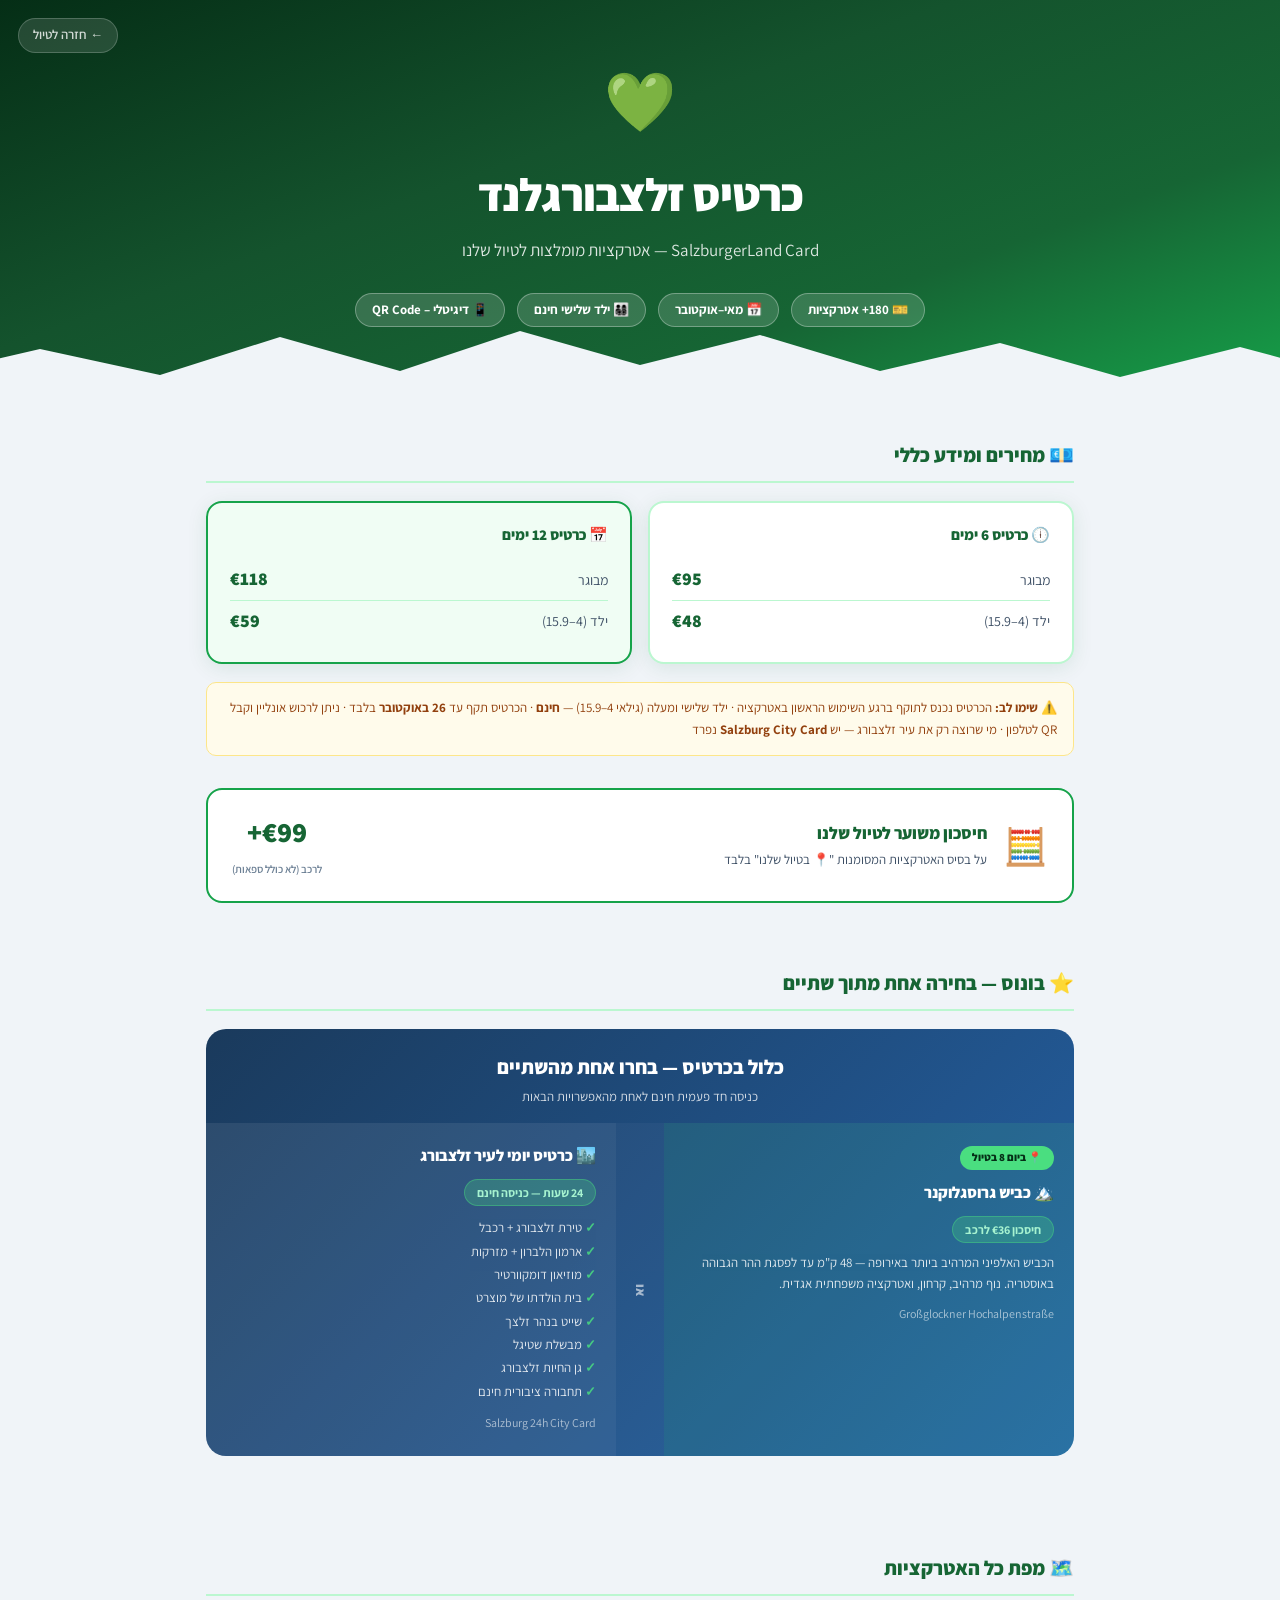
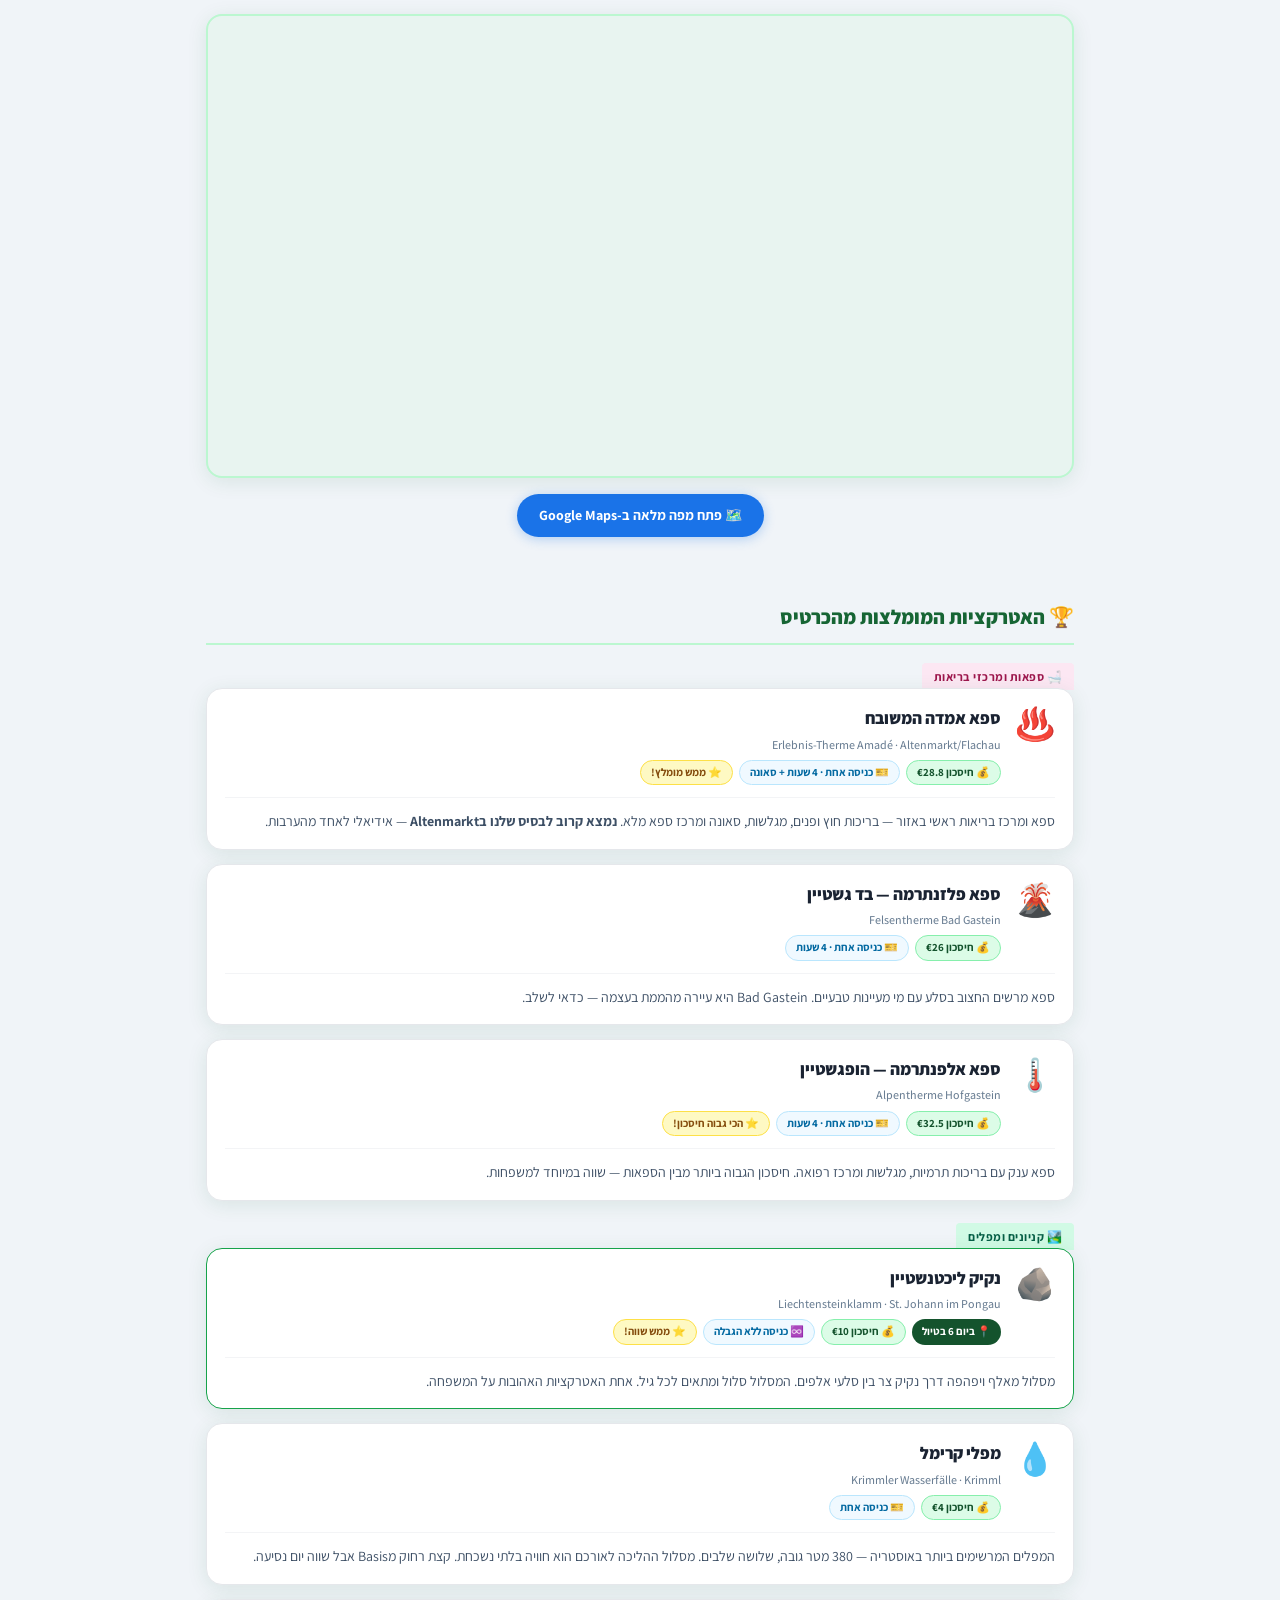
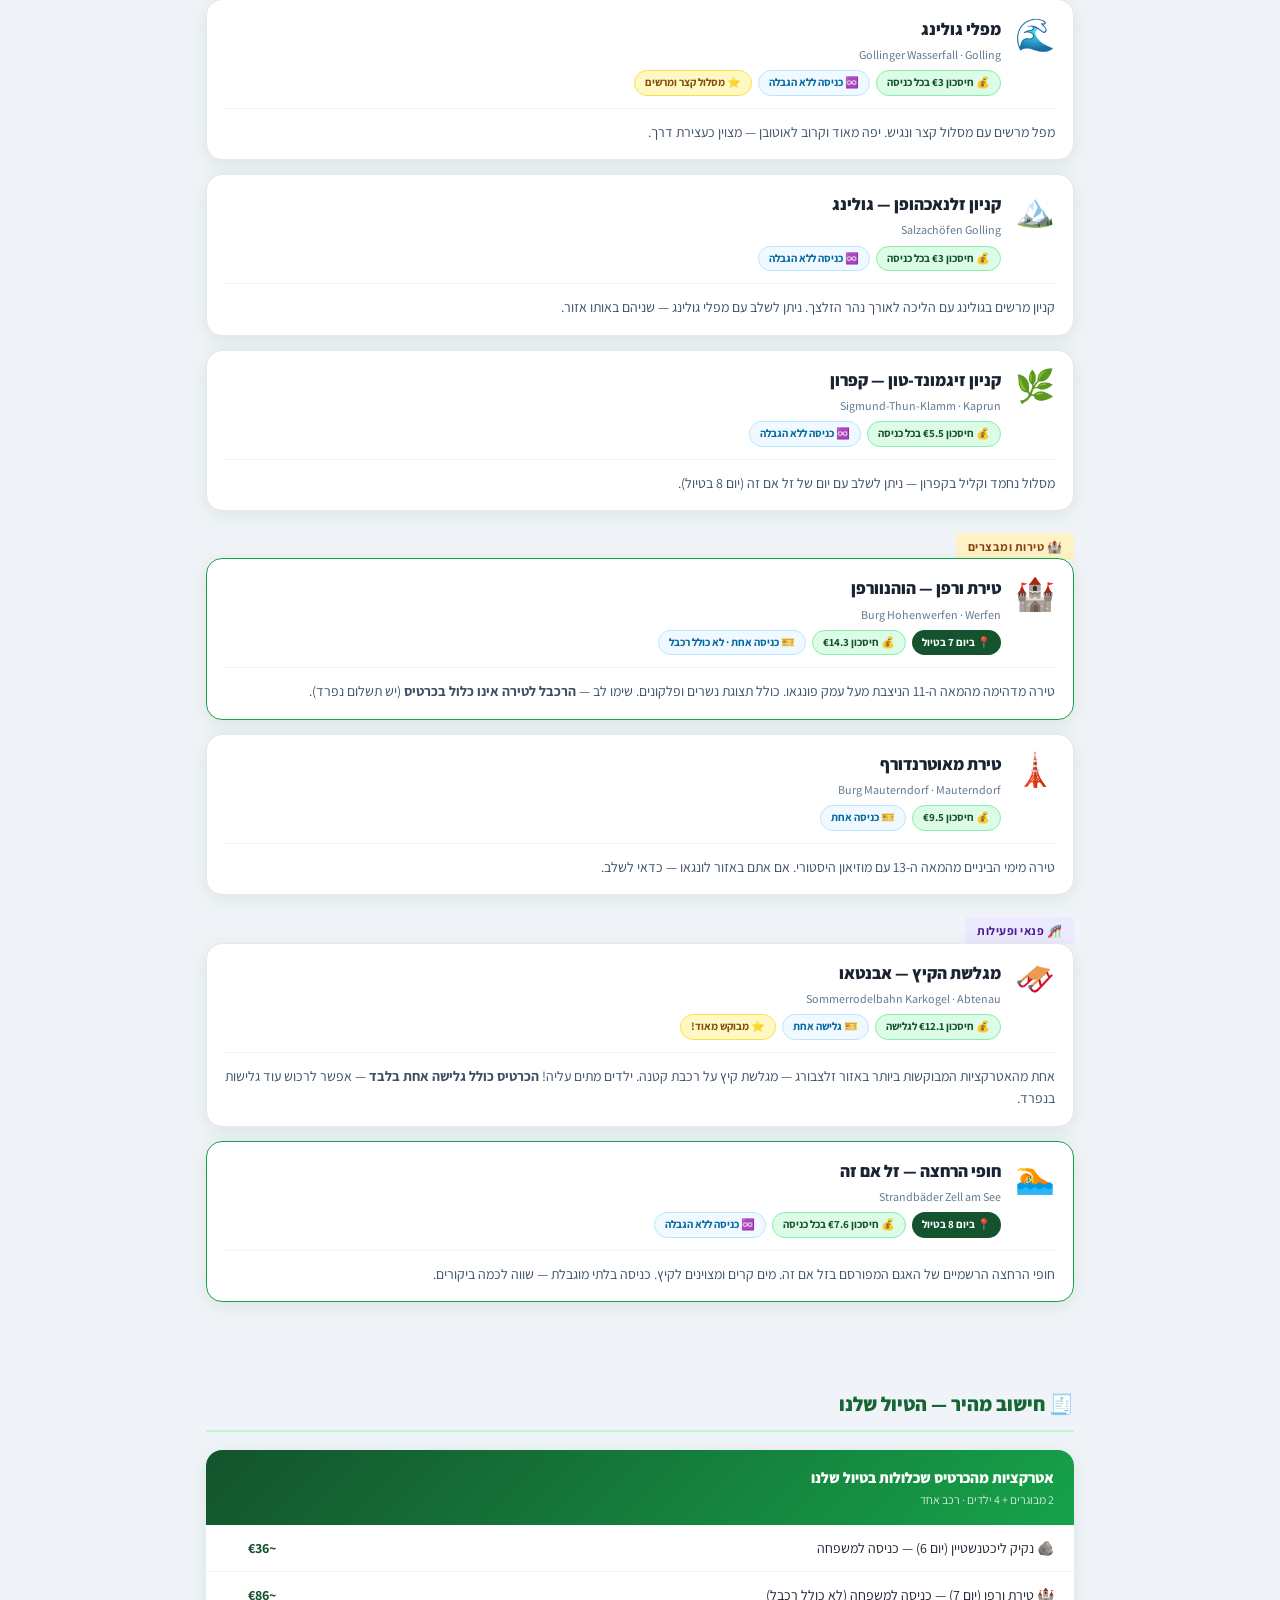
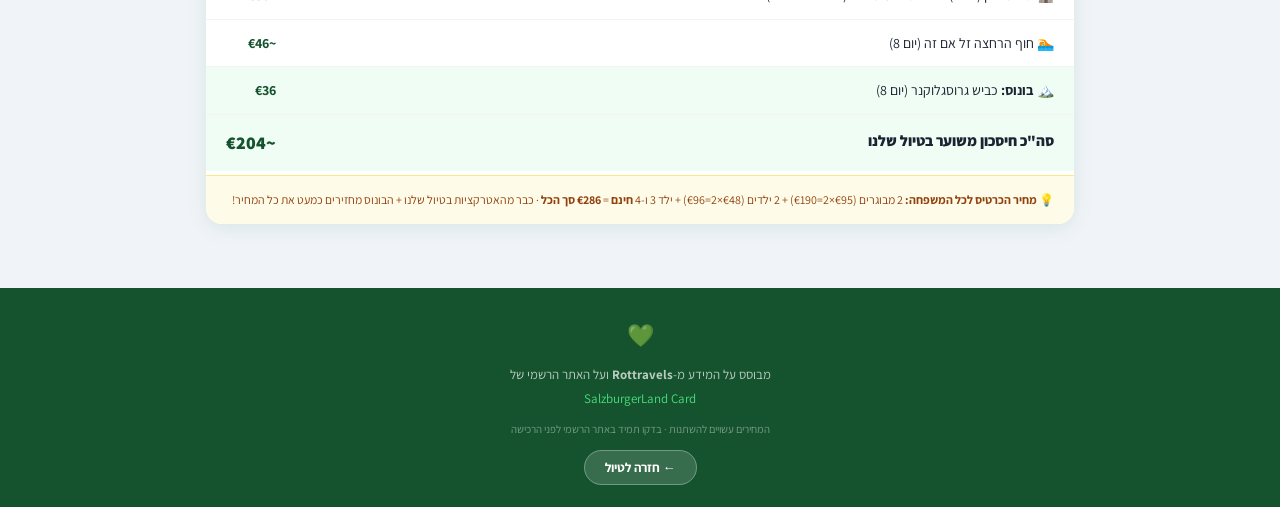
<file: slc.html>
<!DOCTYPE html>
<html lang="he" dir="rtl">
<head>
    <meta charset="UTF-8">
    <meta name="viewport" content="width=device-width, initial-scale=1.0">
    <title>💚 כרטיס זלצבורגלנד | אטרקציות מומלצות</title>
    <link rel="preconnect" href="https://fonts.googleapis.com">
    <link rel="preconnect" href="https://fonts.gstatic.com" crossorigin>
    <link href="https://fonts.googleapis.com/css2?family=Assistant:wght@300;400;500;600;700;800&display=swap" rel="stylesheet">
    <style>
        :root {
            --green-dark: #14532d;
            --green-mid: #166534;
            --green-main: #16a34a;
            --green-light: #4ade80;
            --green-pale: #f0fdf4;
            --green-border: #bbf7d0;
            --gold: #c9973a;
            --gold-light: #fde68a;
            --blue: #1a73e8;
            --red: #dc2626;
            --snow: #f0f4f8;
            --text-dark: #1a2332;
            --text-mid: #3d4f65;
            --text-light: #6b7f94;
            --card-shadow: 0 4px 20px rgba(22,101,52,0.10);
            --radius: 16px;
        }

        * { margin: 0; padding: 0; box-sizing: border-box; }

        body {
            font-family: 'Assistant', sans-serif;
            background: var(--snow);
            color: var(--text-dark);
            line-height: 1.6;
        }

        /* ===== HERO ===== */
        .hero {
            background: linear-gradient(160deg, #052e16 0%, #14532d 40%, #166534 70%, #16a34a 100%);
            color: white;
            text-align: center;
            padding: 55px 20px 80px;
            position: relative;
            overflow: hidden;
        }

        .hero::before {
            content: '';
            position: absolute;
            bottom: 0; left: 0; right: 0;
            height: 80px;
            background: url("data:image/svg+xml,%3Csvg xmlns='http://www.w3.org/2000/svg' viewBox='0 0 1440 80'%3E%3Cpath fill='%23f0f4f8' d='M0,80 L0,50 L120,22 L240,48 L360,10 L480,44 L600,4 L720,38 L840,8 L960,44 L1080,16 L1200,50 L1320,20 L1440,52 L1440,80 Z'/%3E%3C/svg%3E") no-repeat bottom;
            background-size: cover;
        }

        .hero-logo {
            font-size: 58px;
            margin-bottom: 10px;
            display: inline-block;
            animation: pulse 3s ease-in-out infinite;
        }
        @keyframes pulse { 0%,100%{transform:scale(1)} 50%{transform:scale(1.08)} }

        .hero h1 {
            font-size: clamp(26px, 5vw, 46px);
            font-weight: 800;
            letter-spacing: -1px;
            margin-bottom: 6px;
        }

        .hero-sub {
            font-size: 17px;
            opacity: .85;
            font-weight: 400;
            margin-bottom: 28px;
        }

        .hero-badges {
            display: flex;
            justify-content: center;
            gap: 12px;
            flex-wrap: wrap;
        }

        .hero-badge {
            background: rgba(255,255,255,.15);
            border: 1px solid rgba(255,255,255,.3);
            border-radius: 24px;
            padding: 6px 16px;
            font-size: 13px;
            font-weight: 700;
        }

        .back-link {
            position: absolute;
            top: 18px;
            left: 18px;
            color: rgba(255,255,255,.8);
            text-decoration: none;
            font-size: 13px;
            font-weight: 600;
            display: flex;
            align-items: center;
            gap: 6px;
            background: rgba(255,255,255,.12);
            border: 1px solid rgba(255,255,255,.2);
            padding: 6px 14px;
            border-radius: 20px;
            transition: background .2s;
        }
        .back-link:hover { background: rgba(255,255,255,.22); }

        /* ===== LAYOUT ===== */
        .container {
            max-width: 900px;
            margin: 0 auto;
            padding: 0 16px;
        }

        section {
            padding: 32px 0;
        }

        .section-title {
            font-size: 20px;
            font-weight: 800;
            color: var(--green-mid);
            margin-bottom: 18px;
            padding-bottom: 10px;
            border-bottom: 2px solid var(--green-border);
            display: flex;
            align-items: center;
            gap: 8px;
        }

        /* ===== PRICING CARDS ===== */
        .pricing-grid {
            display: grid;
            grid-template-columns: 1fr 1fr;
            gap: 16px;
            margin-bottom: 18px;
        }

        @media(max-width: 520px) {
            .pricing-grid { grid-template-columns: 1fr; }
        }

        .pricing-card {
            background: white;
            border-radius: var(--radius);
            box-shadow: var(--card-shadow);
            border: 2px solid var(--green-border);
            padding: 20px 22px;
        }

        .pricing-card.featured {
            border-color: var(--green-main);
            background: var(--green-pale);
        }

        .pricing-card h3 {
            font-size: 15px;
            font-weight: 800;
            color: var(--green-mid);
            margin-bottom: 12px;
            display: flex;
            align-items: center;
            gap: 6px;
        }

        .price-row {
            display: flex;
            justify-content: space-between;
            align-items: center;
            padding: 6px 0;
            border-bottom: 1px solid var(--green-border);
        }
        .price-row:last-child { border-bottom: none; }

        .price-label { font-size: 14px; color: var(--text-mid); }
        .price-val {
            font-size: 18px;
            font-weight: 800;
            color: var(--green-mid);
        }

        .pricing-notes {
            background: #fffbeb;
            border: 1px solid #fde68a;
            border-radius: 10px;
            padding: 14px 16px;
            font-size: 13px;
            color: #92400e;
            line-height: 1.7;
        }

        .pricing-notes strong { font-weight: 700; }

        /* ===== ATTRACTION CARDS ===== */
        .attractions-grid {
            display: grid;
            gap: 14px;
        }

        .attr-card {
            background: white;
            border-radius: var(--radius);
            box-shadow: var(--card-shadow);
            border: 1.5px solid #e5e7eb;
            overflow: hidden;
            display: flex;
            flex-direction: column;
        }

        .attr-card.in-trip {
            border-color: var(--green-main);
        }

        .attr-header {
            padding: 16px 18px 12px;
            display: flex;
            align-items: flex-start;
            gap: 14px;
        }

        .attr-emoji {
            font-size: 32px;
            flex-shrink: 0;
            line-height: 1;
            margin-top: 2px;
        }

        .attr-names { flex: 1; }

        .attr-name-he {
            font-size: 17px;
            font-weight: 800;
            color: var(--text-dark);
            margin-bottom: 2px;
        }

        .attr-name-de {
            font-size: 12px;
            color: var(--text-light);
            font-weight: 500;
        }

        .attr-badges {
            display: flex;
            gap: 6px;
            flex-wrap: wrap;
            margin-top: 6px;
        }

        .badge {
            display: inline-flex;
            align-items: center;
            gap: 3px;
            border-radius: 20px;
            padding: 3px 10px;
            font-size: 11px;
            font-weight: 700;
            white-space: nowrap;
        }

        .badge-saving {
            background: #dcfce7;
            color: #14532d;
            border: 1px solid #86efac;
        }

        .badge-entry {
            background: #f0f9ff;
            color: #0369a1;
            border: 1px solid #bae6fd;
        }

        .badge-in-trip {
            background: #14532d;
            color: #fff;
        }

        .badge-recommended {
            background: #fef9c3;
            color: #854d0e;
            border: 1px solid #fde047;
        }

        .attr-desc {
            font-size: 14px;
            color: var(--text-mid);
            padding: 0 18px 16px;
            line-height: 1.6;
        }

        .attr-divider {
            height: 1px;
            background: #f3f4f6;
            margin: 0 18px 12px;
        }

        /* ===== BONUS SECTION ===== */
        .bonus-section {
            background: linear-gradient(135deg, #1a3a5c, #2563a8);
            color: white;
            border-radius: 20px;
            overflow: hidden;
            margin-bottom: 32px;
        }

        .bonus-header {
            padding: 22px 24px 16px;
            text-align: center;
        }

        .bonus-header h2 {
            font-size: 20px;
            font-weight: 800;
            margin-bottom: 4px;
        }

        .bonus-header p {
            font-size: 13px;
            opacity: .8;
        }

        .bonus-grid {
            display: grid;
            grid-template-columns: 1fr auto 1fr;
            gap: 0;
        }

        @media(max-width: 580px) {
            .bonus-grid { grid-template-columns: 1fr; }
            .bonus-or { padding: 8px; }
        }

        .bonus-option {
            background: rgba(255,255,255,.08);
            padding: 20px 20px 24px;
            display: flex;
            flex-direction: column;
            gap: 10px;
        }

        .bonus-option.trip { background: rgba(74,222,128,.12); }

        .bonus-or {
            display: flex;
            align-items: center;
            justify-content: center;
            background: rgba(255,255,255,.06);
            font-size: 13px;
            font-weight: 800;
            opacity: .6;
            padding: 0 14px;
            writing-mode: vertical-rl;
        }

        @media(max-width: 580px) {
            .bonus-or { writing-mode: horizontal-tb; padding: 6px; }
        }

        .bonus-opt-title {
            font-size: 16px;
            font-weight: 800;
        }

        .bonus-opt-saving {
            display: inline-block;
            background: rgba(74,222,128,.25);
            border: 1px solid rgba(74,222,128,.4);
            border-radius: 20px;
            padding: 3px 12px;
            font-size: 12px;
            font-weight: 700;
            color: #a7f3d0;
            align-self: flex-start;
        }

        .bonus-opt-desc {
            font-size: 13px;
            opacity: .85;
            line-height: 1.6;
        }

        .bonus-opt-list {
            list-style: none;
            font-size: 13px;
            opacity: .85;
            line-height: 1.8;
        }

        .bonus-opt-list li::before {
            content: '✓ ';
            color: #4ade80;
            font-weight: 700;
        }

        .bonus-opt-tag {
            display: inline-block;
            background: #4ade80;
            color: #052e16;
            border-radius: 20px;
            padding: 3px 12px;
            font-size: 11px;
            font-weight: 800;
            align-self: flex-start;
        }

        /* ===== CATEGORY LABEL ===== */
        .cat-label {
            font-size: 12px;
            font-weight: 700;
            letter-spacing: .5px;
            text-transform: uppercase;
            padding: 4px 12px;
            border-radius: 4px 4px 0 0;
            display: inline-block;
            margin-bottom: -2px;
        }

        .cat-spa { background: #fce7f3; color: #9d174d; }
        .cat-nature { background: #d1fae5; color: #065f46; }
        .cat-castle { background: #fef3c7; color: #92400e; }
        .cat-fun { background: #ede9fe; color: #4c1d95; }
        .cat-water { background: #dbeafe; color: #1e40af; }

        /* ===== SUMMARY ROW ===== */
        .savings-summary {
            background: white;
            border-radius: var(--radius);
            border: 2px solid var(--green-main);
            padding: 20px 24px;
            margin-bottom: 32px;
            display: flex;
            align-items: center;
            gap: 16px;
            flex-wrap: wrap;
        }

        .savings-summary-icon { font-size: 36px; }

        .savings-summary-text h3 {
            font-size: 17px;
            font-weight: 800;
            color: var(--green-mid);
            margin-bottom: 3px;
        }

        .savings-summary-text p {
            font-size: 13px;
            color: var(--text-mid);
        }

        .savings-total {
            margin-right: auto;
            text-align: center;
        }

        .savings-total .amount {
            font-size: 28px;
            font-weight: 800;
            color: var(--green-mid);
            display: block;
        }

        .savings-total .label {
            font-size: 11px;
            color: var(--text-light);
            font-weight: 600;
        }

        /* ===== MAP SECTION ===== */
        .slc-map-wrap {
            position: relative;
            border-radius: var(--radius);
            overflow: hidden;
            box-shadow: var(--card-shadow);
            border: 2px solid var(--green-border);
            background: #e8f4f0;
            margin-bottom: 16px;
        }

        .slc-map-wrap iframe {
            width: 100%;
            height: 460px;
            border: 0;
            display: block;
        }

        @media(max-width: 600px) {
            .slc-map-wrap iframe { height: 340px; }
        }

        .slc-map-btn {
            display: inline-flex;
            align-items: center;
            gap: 8px;
            background: var(--blue);
            color: #fff;
            text-decoration: none;
            padding: 10px 22px;
            border-radius: 24px;
            font-size: 14px;
            font-weight: 700;
            box-shadow: 0 2px 12px rgba(26,115,232,.3);
            transition: background .15s;
        }

        .slc-map-btn:hover { background: #1557b0; }

        /* ===== FOOTER ===== */
        footer {
            background: var(--green-dark);
            color: rgba(255,255,255,.7);
            text-align: center;
            padding: 28px 20px;
            font-size: 13px;
            line-height: 1.8;
        }

        footer a {
            color: #4ade80;
            text-decoration: none;
        }

        footer a:hover { text-decoration: underline; }
    </style>
</head>
<body>

<div class="hero">
    <a href="austria.html" class="back-link">← חזרה לטיול</a>
    <div class="hero-logo">💚</div>
    <h1>כרטיס זלצבורגלנד</h1>
    <p class="hero-sub">SalzburgerLand Card — אטרקציות מומלצות לטיול שלנו</p>
    <div class="hero-badges">
        <span class="hero-badge">🎫 180+ אטרקציות</span>
        <span class="hero-badge">📅 מאי–אוקטובר</span>
        <span class="hero-badge">👨‍👩‍👧‍👦 ילד שלישי חינם</span>
        <span class="hero-badge">📱 דיגיטלי – QR Code</span>
    </div>
</div>

<div class="container">

    <!-- PRICING -->
    <section>
        <h2 class="section-title">💶 מחירים ומידע כללי</h2>
        <div class="pricing-grid">
            <div class="pricing-card">
                <h3>🕕 כרטיס 6 ימים</h3>
                <div class="price-row">
                    <span class="price-label">מבוגר</span>
                    <span class="price-val">€95</span>
                </div>
                <div class="price-row">
                    <span class="price-label">ילד (4–15.9)</span>
                    <span class="price-val">€48</span>
                </div>
            </div>
            <div class="pricing-card featured">
                <h3>📅 כרטיס 12 ימים</h3>
                <div class="price-row">
                    <span class="price-label">מבוגר</span>
                    <span class="price-val">€118</span>
                </div>
                <div class="price-row">
                    <span class="price-label">ילד (4–15.9)</span>
                    <span class="price-val">€59</span>
                </div>
            </div>
        </div>
        <div class="pricing-notes">
            <strong>⚠️ שימו לב:</strong>
            הכרטיס נכנס לתוקף ברגע השימוש הראשון באטרקציה · ילד שלישי ומעלה (גילאי 4–15.9) — <strong>חינם</strong> ·
            הכרטיס תקף עד <strong>26 באוקטובר</strong> בלבד · ניתן לרכוש אונליין וקבל QR לטלפון ·
            מי שרוצה רק את עיר זלצבורג — יש <strong>Salzburg City Card</strong> נפרד
        </div>
    </section>

    <!-- SAVINGS SUMMARY FOR OUR TRIP -->
    <div class="savings-summary">
        <div class="savings-summary-icon">🧮</div>
        <div class="savings-summary-text">
            <h3>חיסכון משוער לטיול שלנו</h3>
            <p>על בסיס האטרקציות המסומנות "📍 בטיול שלנו" בלבד</p>
        </div>
        <div class="savings-total">
            <span class="amount">€99+</span>
            <span class="label">לרכב (לא כולל ספאות)</span>
        </div>
    </div>

    <!-- BONUS SECTION -->
    <section>
        <h2 class="section-title">⭐ בונוס — בחירה אחת מתוך שתיים</h2>
        <div class="bonus-section">
            <div class="bonus-header">
                <h2>כלול בכרטיס — בחרו אחת מהשתיים</h2>
                <p>כניסה חד פעמית חינם לאחת מהאפשרויות הבאות</p>
            </div>
            <div class="bonus-grid">
                <div class="bonus-option trip">
                    <div>
                        <span class="bonus-opt-tag">📍 ביום 8 בטיול</span>
                    </div>
                    <div class="bonus-opt-title">🏔️ כביש גרוסגלוקנר</div>
                    <div class="bonus-opt-saving">חיסכון €36 לרכב</div>
                    <p class="bonus-opt-desc">
                        הכביש האלפיני המרהיב ביותר באירופה — 48 ק"מ עד לפסגת ההר הגבוהה באוסטריה.
                        נוף מרהיב, קרחון, ואטרקציה משפחתית אגדית.
                    </p>
                    <div style="font-size:12px;color:rgba(255,255,255,.6);">Großglockner Hochalpenstraße</div>
                </div>
                <div class="bonus-or">או</div>
                <div class="bonus-option">
                    <div class="bonus-opt-title">🏙️ כרטיס יומי לעיר זלצבורג</div>
                    <div class="bonus-opt-saving">24 שעות — כניסה חינם</div>
                    <ul class="bonus-opt-list">
                        <li>טירת זלצבורג + רכבל</li>
                        <li>ארמון הלברון + מזרקות</li>
                        <li>מוזיאון דומקוורטיר</li>
                        <li>בית הולדתו של מוצרט</li>
                        <li>שייט בנהר זלצך</li>
                        <li>מבשלת שטיגל</li>
                        <li>גן החיות זלצבורג</li>
                        <li>תחבורה ציבורית חינם</li>
                    </ul>
                    <div style="font-size:12px;color:rgba(255,255,255,.6);">Salzburg 24h City Card</div>
                </div>
            </div>
        </div>
    </section>

    <!-- MAP -->
    <section>
        <h2 class="section-title">🗺️ מפת כל האטרקציות</h2>
        <div class="slc-map-wrap">
            <iframe
                src="https://www.google.com/maps/d/embed?mid=1dSn9H_BAIN_DxVBNNvLSyAw_1WP6wi5A&hl=iw&ehbc=2E312F"
                allowfullscreen
                loading="lazy"
                referrerpolicy="no-referrer-when-downgrade">
            </iframe>
        </div>
        <div style="text-align:center;">
            <a href="https://www.google.com/maps/d/viewer?mid=1dSn9H_BAIN_DxVBNNvLSyAw_1WP6wi5A&hl=iw"
               target="_blank" rel="noopener noreferrer" class="slc-map-btn">
                🗺️ פתח מפה מלאה ב-Google Maps
            </a>
        </div>
    </section>

    <!-- ATTRACTIONS -->
    <section>
        <h2 class="section-title">🏆 האטרקציות המומלצות מהכרטיס</h2>

        <!-- SPAS -->
        <div style="margin-bottom: 22px;">
            <div class="cat-label cat-spa">🛁 ספאות ומרכזי בריאות</div>
            <div class="attractions-grid">

                <div class="attr-card">
                    <div class="attr-header">
                        <div class="attr-emoji">♨️</div>
                        <div class="attr-names">
                            <div class="attr-name-he">ספא אמדה המשובח</div>
                            <div class="attr-name-de">Erlebnis-Therme Amadé · Altenmarkt/Flachau</div>
                            <div class="attr-badges">
                                <span class="badge badge-saving">💰 חיסכון €28.8</span>
                                <span class="badge badge-entry">🎫 כניסה אחת · 4 שעות + סאונה</span>
                                <span class="badge badge-recommended">⭐ ממש מומלץ!</span>
                            </div>
                        </div>
                    </div>
                    <div class="attr-divider"></div>
                    <div class="attr-desc">
                        ספא ומרכז בריאות ראשי באזור — בריכות חוץ ופנים, מגלשות, סאונה ומרכז ספא מלא.
                        <strong>נמצא קרוב לבסיס שלנו בAltenmarkt</strong> — אידיאלי לאחד מהערבות.
                    </div>
                </div>

                <div class="attr-card">
                    <div class="attr-header">
                        <div class="attr-emoji">🌋</div>
                        <div class="attr-names">
                            <div class="attr-name-he">ספא פלזנתרמה — בד גשטיין</div>
                            <div class="attr-name-de">Felsentherme Bad Gastein</div>
                            <div class="attr-badges">
                                <span class="badge badge-saving">💰 חיסכון €26</span>
                                <span class="badge badge-entry">🎫 כניסה אחת · 4 שעות</span>
                            </div>
                        </div>
                    </div>
                    <div class="attr-divider"></div>
                    <div class="attr-desc">
                        ספא מרשים החצוב בסלע עם מי מעיינות טבעיים. Bad Gastein היא עיירה מהממת בעצמה — כדאי לשלב.
                    </div>
                </div>

                <div class="attr-card">
                    <div class="attr-header">
                        <div class="attr-emoji">🌡️</div>
                        <div class="attr-names">
                            <div class="attr-name-he">ספא אלפנתרמה — הופגשטיין</div>
                            <div class="attr-name-de">Alpentherme Hofgastein</div>
                            <div class="attr-badges">
                                <span class="badge badge-saving">💰 חיסכון €32.5</span>
                                <span class="badge badge-entry">🎫 כניסה אחת · 4 שעות</span>
                                <span class="badge badge-recommended">⭐ הכי גבוה חיסכון!</span>
                            </div>
                        </div>
                    </div>
                    <div class="attr-divider"></div>
                    <div class="attr-desc">
                        ספא ענק עם בריכות תרמיות, מגלשות ומרכז רפואה. חיסכון הגבוה ביותר מבין הספאות — שווה במיוחד למשפחות.
                    </div>
                </div>

            </div>
        </div>

        <!-- GORGES & WATERFALLS -->
        <div style="margin-bottom: 22px;">
            <div class="cat-label cat-nature">🏞️ קניונים ומפלים</div>
            <div class="attractions-grid">

                <div class="attr-card in-trip">
                    <div class="attr-header">
                        <div class="attr-emoji">🪨</div>
                        <div class="attr-names">
                            <div class="attr-name-he">נקיק ליכטנשטיין</div>
                            <div class="attr-name-de">Liechtensteinklamm · St. Johann im Pongau</div>
                            <div class="attr-badges">
                                <span class="badge badge-in-trip">📍 ביום 6 בטיול</span>
                                <span class="badge badge-saving">💰 חיסכון €10</span>
                                <span class="badge badge-entry">♾️ כניסה ללא הגבלה</span>
                                <span class="badge badge-recommended">⭐ ממש שווה!</span>
                            </div>
                        </div>
                    </div>
                    <div class="attr-divider"></div>
                    <div class="attr-desc">
                        מסלול מאלף ויפהפה דרך נקיק צר בין סלעי אלפים. המסלול סלול ומתאים לכל גיל. אחת האטרקציות האהובות על המשפחה.
                    </div>
                </div>

                <div class="attr-card">
                    <div class="attr-header">
                        <div class="attr-emoji">💧</div>
                        <div class="attr-names">
                            <div class="attr-name-he">מפלי קרימל</div>
                            <div class="attr-name-de">Krimmler Wasserfälle · Krimml</div>
                            <div class="attr-badges">
                                <span class="badge badge-saving">💰 חיסכון €4</span>
                                <span class="badge badge-entry">🎫 כניסה אחת</span>
                            </div>
                        </div>
                    </div>
                    <div class="attr-divider"></div>
                    <div class="attr-desc">
                        המפלים המרשימים ביותר באוסטריה — 380 מטר גובה, שלושה שלבים. מסלול ההליכה לאורכם הוא חוויה בלתי נשכחת. קצת רחוק מBasis אבל שווה יום נסיעה.
                    </div>
                </div>

                <div class="attr-card">
                    <div class="attr-header">
                        <div class="attr-emoji">🌊</div>
                        <div class="attr-names">
                            <div class="attr-name-he">מפלי גולינג</div>
                            <div class="attr-name-de">Gollinger Wasserfall · Golling</div>
                            <div class="attr-badges">
                                <span class="badge badge-saving">💰 חיסכון €3 בכל כניסה</span>
                                <span class="badge badge-entry">♾️ כניסה ללא הגבלה</span>
                                <span class="badge badge-recommended">⭐ מסלול קצר ומרשים</span>
                            </div>
                        </div>
                    </div>
                    <div class="attr-divider"></div>
                    <div class="attr-desc">
                        מפל מרשים עם מסלול קצר ונגיש. יפה מאוד וקרוב לאוטובן — מצוין כעצירת דרך.
                    </div>
                </div>

                <div class="attr-card">
                    <div class="attr-header">
                        <div class="attr-emoji">🏔️</div>
                        <div class="attr-names">
                            <div class="attr-name-he">קניון זלנאכהופן — גולינג</div>
                            <div class="attr-name-de">Salzachöfen Golling</div>
                            <div class="attr-badges">
                                <span class="badge badge-saving">💰 חיסכון €3 בכל כניסה</span>
                                <span class="badge badge-entry">♾️ כניסה ללא הגבלה</span>
                            </div>
                        </div>
                    </div>
                    <div class="attr-divider"></div>
                    <div class="attr-desc">
                        קניון מרשים בגולינג עם הליכה לאורך נהר הזלצך. ניתן לשלב עם מפלי גולינג — שניהם באותו אזור.
                    </div>
                </div>

                <div class="attr-card">
                    <div class="attr-header">
                        <div class="attr-emoji">🌿</div>
                        <div class="attr-names">
                            <div class="attr-name-he">קניון זיגמונד-טון — קפרון</div>
                            <div class="attr-name-de">Sigmund-Thun-Klamm · Kaprun</div>
                            <div class="attr-badges">
                                <span class="badge badge-saving">💰 חיסכון €5.5 בכל כניסה</span>
                                <span class="badge badge-entry">♾️ כניסה ללא הגבלה</span>
                            </div>
                        </div>
                    </div>
                    <div class="attr-divider"></div>
                    <div class="attr-desc">
                        מסלול נחמד וקליל בקפרון — ניתן לשלב עם יום של זל אם זה (יום 8 בטיול).
                    </div>
                </div>

            </div>
        </div>

        <!-- CASTLES -->
        <div style="margin-bottom: 22px;">
            <div class="cat-label cat-castle">🏰 טירות ומבצרים</div>
            <div class="attractions-grid">

                <div class="attr-card in-trip">
                    <div class="attr-header">
                        <div class="attr-emoji">🏰</div>
                        <div class="attr-names">
                            <div class="attr-name-he">טירת ורפן — הוהנוורפן</div>
                            <div class="attr-name-de">Burg Hohenwerfen · Werfen</div>
                            <div class="attr-badges">
                                <span class="badge badge-in-trip">📍 ביום 7 בטיול</span>
                                <span class="badge badge-saving">💰 חיסכון €14.3</span>
                                <span class="badge badge-entry">🎫 כניסה אחת · לא כולל רכבל</span>
                            </div>
                        </div>
                    </div>
                    <div class="attr-divider"></div>
                    <div class="attr-desc">
                        טירה מדהימה מהמאה ה-11 הניצבת מעל עמק פונגאו. כולל תצוגת נשרים ופלקונים. שימו לב — <strong>הרכבל לטירה אינו כלול בכרטיס</strong> (יש תשלום נפרד).
                    </div>
                </div>

                <div class="attr-card">
                    <div class="attr-header">
                        <div class="attr-emoji">🗼</div>
                        <div class="attr-names">
                            <div class="attr-name-he">טירת מאוטרנדורף</div>
                            <div class="attr-name-de">Burg Mauterndorf · Mauterndorf</div>
                            <div class="attr-badges">
                                <span class="badge badge-saving">💰 חיסכון €9.5</span>
                                <span class="badge badge-entry">🎫 כניסה אחת</span>
                            </div>
                        </div>
                    </div>
                    <div class="attr-divider"></div>
                    <div class="attr-desc">
                        טירה מימי הביניים מהמאה ה-13 עם מוזיאון היסטורי. אם אתם באזור לונגאו — כדאי לשלב.
                    </div>
                </div>

            </div>
        </div>

        <!-- FUN / RECREATION -->
        <div style="margin-bottom: 22px;">
            <div class="cat-label cat-fun">🎢 פנאי ופעילות</div>
            <div class="attractions-grid">

                <div class="attr-card">
                    <div class="attr-header">
                        <div class="attr-emoji">🛷</div>
                        <div class="attr-names">
                            <div class="attr-name-he">מגלשת הקיץ — אבנטאו</div>
                            <div class="attr-name-de">Sommerrodelbahn Karkogel · Abtenau</div>
                            <div class="attr-badges">
                                <span class="badge badge-saving">💰 חיסכון €12.1 לגלישה</span>
                                <span class="badge badge-entry">🎫 גלישה אחת</span>
                                <span class="badge badge-recommended">⭐ מבוקש מאוד!</span>
                            </div>
                        </div>
                    </div>
                    <div class="attr-divider"></div>
                    <div class="attr-desc">
                        אחת מהאטרקציות המבוקשות ביותר באזור זלצבורג — מגלשת קיץ על רכבת קטנה. ילדים מתים עליה!
                        <strong>הכרטיס כולל גלישה אחת בלבד</strong> — אפשר לרכוש עוד גלישות בנפרד.
                    </div>
                </div>

                <div class="attr-card in-trip">
                    <div class="attr-header">
                        <div class="attr-emoji">🏊</div>
                        <div class="attr-names">
                            <div class="attr-name-he">חופי הרחצה — זל אם זה</div>
                            <div class="attr-name-de">Strandbäder Zell am See</div>
                            <div class="attr-badges">
                                <span class="badge badge-in-trip">📍 ביום 8 בטיול</span>
                                <span class="badge badge-saving">💰 חיסכון €7.6 בכל כניסה</span>
                                <span class="badge badge-entry">♾️ כניסה ללא הגבלה</span>
                            </div>
                        </div>
                    </div>
                    <div class="attr-divider"></div>
                    <div class="attr-desc">
                        חופי הרחצה הרשמיים של האגם המפורסם בזל אם זה. מים קרים ומצוינים לקיץ. כניסה בלתי מוגבלת — שווה לכמה ביקורים.
                    </div>
                </div>

            </div>
        </div>

    </section>

    <!-- QUICK CALC FOR OUR TRIP -->
    <section>
        <h2 class="section-title">🧾 חישוב מהיר — הטיול שלנו</h2>
        <div style="background:white;border-radius:var(--radius);box-shadow:var(--card-shadow);overflow:hidden;margin-bottom:32px;">
            <div style="background:linear-gradient(135deg,#14532d,#16a34a);color:white;padding:16px 20px;">
                <div style="font-size:15px;font-weight:800;">אטרקציות מהכרטיס שכלולות בטיול שלנו</div>
                <div style="font-size:12px;opacity:.8;">2 מבוגרים + 4 ילדים · רכב אחד</div>
            </div>
            <div style="padding:0 0 4px;">
                <div style="display:grid;grid-template-columns:1fr auto;gap:0;">
                    <div style="padding:12px 20px;font-size:14px;border-bottom:1px solid #f3f4f6;">
                        🪨 נקיק ליכטנשטיין (יום 6) — כניסה למשפחה
                    </div>
                    <div style="padding:12px 20px;font-size:14px;font-weight:700;color:#14532d;border-bottom:1px solid #f3f4f6;white-space:nowrap;">
                        ~€36
                    </div>
                    <div style="padding:12px 20px;font-size:14px;border-bottom:1px solid #f3f4f6;">
                        🏰 טירת ורפן (יום 7) — כניסה למשפחה (לא כולל רכבל)
                    </div>
                    <div style="padding:12px 20px;font-size:14px;font-weight:700;color:#14532d;border-bottom:1px solid #f3f4f6;white-space:nowrap;">
                        ~€86
                    </div>
                    <div style="padding:12px 20px;font-size:14px;border-bottom:1px solid #f3f4f6;">
                        🏊 חוף הרחצה זל אם זה (יום 8)
                    </div>
                    <div style="padding:12px 20px;font-size:14px;font-weight:700;color:#14532d;border-bottom:1px solid #f3f4f6;white-space:nowrap;">
                        ~€46
                    </div>
                    <div style="padding:12px 20px;font-size:14px;border-bottom:1px solid #f3f4f6;background:#f0fdf4;">
                        🏔️ <strong>בונוס:</strong> כביש גרוסגלוקנר (יום 8)
                    </div>
                    <div style="padding:12px 20px;font-size:14px;font-weight:700;color:#14532d;border-bottom:1px solid #f3f4f6;background:#f0fdf4;white-space:nowrap;">
                        €36
                    </div>
                    <div style="padding:14px 20px;font-size:15px;font-weight:800;background:#f0fdf4;">
                        סה"כ חיסכון משוער בטיול שלנו
                    </div>
                    <div style="padding:14px 20px;font-size:18px;font-weight:800;color:#14532d;background:#f0fdf4;white-space:nowrap;">
                        ~€204
                    </div>
                </div>
            </div>
            <div style="padding:14px 20px;background:#fefce8;border-top:1px solid #fde68a;font-size:12px;color:#92400e;line-height:1.6;">
                💡 <strong>מחיר הכרטיס לכל המשפחה:</strong> 2 מבוגרים (€95×2=€190) + 2 ילדים (€48×2=€96) + ילד 3 ו-4 <strong>חינם</strong> = <strong>€286 סך הכל</strong> ·
                כבר מהאטרקציות בטיול שלנו + הבונוס מחזירים כמעט את כל המחיר!
            </div>
        </div>
    </section>

</div>

<footer>
    <div style="font-size:22px;margin-bottom:8px;">💚</div>
    <div>מבוסס על המידע מ-<strong>Rottravels</strong> ועל האתר הרשמי של</div>
    <div><a href="https://www.salzburgerland.com/en/salzburgerland-card/" target="_blank" rel="noopener">SalzburgerLand Card</a></div>
    <div style="margin-top:10px;font-size:11px;opacity:.6;">המחירים עשויים להשתנות · בדקו תמיד באתר הרשמי לפני הרכישה</div>
    <div style="margin-top:16px;">
        <a href="austria.html" style="background:rgba(255,255,255,.15);border:1px solid rgba(255,255,255,.3);padding:8px 20px;border-radius:20px;color:white;text-decoration:none;font-size:13px;font-weight:700;">← חזרה לטיול</a>
    </div>
</footer>

</body>
</html>
</file>
<file: style.css>
:root {
    /* Lab Palette */
    --color-lab-bg: #f0f8ff;
    /* AliceBlue */
    --color-lab-accent: #008b8b;
    /* DarkCyan */
    --color-gold: #ffd700;
    /* Gold */
    --color-gold-hover: #ffc107;
    --color-text: #2c3e50;
    --color-danger: #ff4500;
    /* OrangeRed */
    --font-heading: 'Fredoka', sans-serif;
    --font-body: 'Assistant', sans-serif;
}

* {
    box-sizing: border-box;
    margin: 0;
    padding: 0;
}

body {
    font-family: var(--font-body);
    background-color: var(--color-lab-bg);
    color: var(--color-text);
    line-height: 1.6;
}

.container {
    max-width: 1200px;
    margin: 0 auto;
    padding: 0 20px;
    text-align: center;
}

/* Header */
.lab-header {
    background: white;
    padding: 1rem 2rem;
    display: flex;
    justify-content: space-between;
    align-items: center;
    box-shadow: 0 2px 10px rgba(0, 0, 0, 0.1);
    position: sticky;
    top: 0;
    z-index: 100;
}

.logo {
    display: flex;
    align-items: center;
    gap: 10px;
}

.logo h1 {
    font-family: var(--font-heading);
    font-size: 1.5rem;
    color: var(--color-lab-accent);
}

.logo .icon {
    font-size: 2rem;
}

.logo-img {
    height: 50px;
    width: auto;
}

nav a {
    text-decoration: none;
    color: var(--color-text);
    margin-left: 20px;
    font-weight: 700;
    transition: color 0.3s;
}

nav a:hover {
    color: var(--color-lab-accent);
}

/* Hero Section */
.hero-section {
    height: 80vh;
    display: flex;
    align-items: center;
    justify-content: center;
    background: linear-gradient(135deg, #e0f7fa 0%, #ffffff 100%);
    position: relative;
    overflow: hidden;
    z-index: 1;
}

.hero-bg {
    position: absolute;
    top: -10%;
    /* Start slightly higher */
    left: 0;
    width: 100%;
    height: 120%;
    /* Taller to allow scrolling movement */
    background-image: url('images/hero_bg.jpg');
    background-size: cover;
    background-position: center;
    background-repeat: no-repeat;
    opacity: 0.15;
    z-index: -1;
    will-change: transform;
    /* Optimize for animation */
}

.hero-section h1 {
    font-family: var(--font-heading);
    font-size: 3.5rem;
    margin-bottom: 1rem;
    color: var(--color-lab-accent);
}

.subtitle {
    font-size: 1.5rem;
    margin-bottom: 2rem;
    font-weight: 300;
}

.cta-button {
    background-color: var(--color-gold);
    color: var(--color-text);
    border: none;
    padding: 1rem 2.5rem;
    font-size: 1.5rem;
    font-family: var(--font-heading);
    cursor: pointer;
    border-radius: 50px;
    box-shadow: 0 4px 15px rgba(255, 215, 0, 0.4);
    transition: transform 0.2s, box-shadow 0.2s;
}

.cta-button:hover {
    background-color: var(--color-gold-hover);
    transform: translateY(-3px);
    box-shadow: 0 6px 20px rgba(255, 215, 0, 0.6);
}

/* Glitch Effect (Simple CSS animation) */
@keyframes glitch {
    0% {
        transform: translate(0)
    }

    20% {
        transform: translate(-2px, 2px)
    }

    40% {
        transform: translate(-2px, -2px)
    }

    60% {
        transform: translate(2px, 2px)
    }

    80% {
        transform: translate(2px, -2px)
    }

    100% {
        transform: translate(0)
    }
}


/* Sections General */
.section {
    padding: 4rem 0;
    scroll-margin-top: 100px;
    /* Fix for sticky header covering content */
}

.section h2 {
    font-family: var(--font-heading);
    font-size: 2.5rem;
    color: var(--color-lab-accent);
    margin-bottom: 1rem;
}

.section-desc {
    font-size: 1.2rem;
    margin-bottom: 3rem;
    max-width: 600px;
    margin-left: auto;
    margin-right: auto;
}

/* Safety Section */
.safety-section {
    background-color: #fff3e0;
    /* Light Orange for safety warning */
    border-top: 5px solid var(--color-danger);
    border-bottom: 5px solid var(--color-danger);
}

.safety-checklist {
    text-align: right;
    max-width: 500px;
    margin: 0 auto;
    background: white;
    padding: 2rem;
    border-radius: 10px;
    box-shadow: 0 4px 6px rgba(0, 0, 0, 0.1);
}

.checklist-item {
    margin-bottom: 1rem;
    display: flex;
    align-items: center;
    font-size: 1.2rem;
}

.checklist-item input[type="checkbox"] {
    width: 25px;
    height: 25px;
    margin-left: 15px;
    accent-color: var(--color-lab-accent);
    cursor: pointer;
}

/* Ingredients Section */
.ingredients-section {
    background-color: white;
}

.periodic-table {
    display: flex;
    justify-content: center;
    flex-wrap: wrap;
    gap: 15px;
}

.element {
    width: 100px;
    height: 100px;
    background: linear-gradient(135deg, #f0f8ff, #e6e6fa);
    border: 2px solid var(--color-lab-accent);
    border-radius: 8px;
    display: flex;
    flex-direction: column;
    justify-content: space-between;
    padding: 5px;
    position: relative;
    cursor: pointer;
    transition: transform 0.3s, background 0.3s;
}

.element:hover {
    transform: scale(1.1) rotate(2deg);
    background: var(--color-gold);
    border-color: #b8860b;
}

.element .number {
    font-size: 0.8rem;
    align-self: flex-start;
}

.element .symbol {
    font-size: 2rem;
    font-weight: 900;
    color: var(--color-lab-accent);
}

.element .name {
    font-size: 0.8rem;
    font-weight: 700;
}

/* Process Section (Timeline) */
.process-section {
    background-color: #e0f2f1;
    /* Light teal */
}

.timeline {
    max-width: 800px;
    margin: 0 auto;
    position: relative;
    padding: 20px 0;
}

.timeline::before {
    content: '';
    position: absolute;
    top: 0;
    bottom: 0;
    right: 50%;
    /* Center line */
    width: 4px;
    background: var(--color-lab-accent);
    transform: translateX(50%);
}

.step {
    display: flex;
    justify-content: flex-start;
    /* Default alignment */
    align-items: center;
    margin-bottom: 50px;
    position: relative;
}

/* Zebra effect for steps */
.step:nth-child(even) {
    flex-direction: row-reverse;
}

.step-icon {
    width: 60px;
    height: 60px;
    background: var(--color-gold);
    border-radius: 50%;
    display: flex;
    align-items: center;
    justify-content: center;
    font-size: 1.5rem;
    font-weight: 900;
    color: white;
    box-shadow: 0 0 0 5px white, 0 0 0 10px var(--color-lab-accent);
    z-index: 2;
    position: absolute;
    right: 50%;
    transform: translateX(50%);
}

.step-icon.danger {
    background: var(--color-danger);
    animation: pulse 2s infinite;
}

@keyframes pulse {
    0% {
        box-shadow: 0 0 0 0 rgba(255, 69, 0, 0.7);
    }

    70% {
        box-shadow: 0 0 0 20px rgba(255, 69, 0, 0);
    }

    100% {
        box-shadow: 0 0 0 0 rgba(255, 69, 0, 0);
    }
}

.step-content {
    width: 45%;
    background: white;
    padding: 20px;
    border-radius: 10px;
    box-shadow: 0 5px 15px rgba(0, 0, 0, 0.1);
    text-align: right;
    position: relative;
}

.step-content h3 {
    color: var(--color-lab-accent);
    margin-bottom: 10px;
}

.step-content .tip {
    margin-top: 15px;
    font-size: 0.9rem;
    background: #fff9c4;
    padding: 10px;
    border-radius: 5px;
    border-right: 4px solid var(--color-gold);
}

.step-content.danger-zone {
    border: 2px solid var(--color-danger);
    background: #ffebee;
}

.step-content.danger-zone {
    border: 2px solid var(--color-danger);
    background: #ffebee;
}

.step-image {
    width: 100%;
    height: auto;
    border-radius: 8px;
    margin-bottom: 15px;
    border: 3px solid var(--color-lab-accent);
    box-shadow: 0 4px 8px rgba(0, 0, 0, 0.1);
}

/* Success Section */
.success-section {
    text-align: center;
    background: var(--color-gold);
    color: var(--color-text);
}

.success-section h2 {
    color: white;
    text-shadow: 2px 2px 0 rgba(0, 0, 0, 0.2);
}

/* Toast Notifications */
.toast-container {
    position: fixed;
    top: 30px;
    /* Moved to top */
    left: 50%;
    /* Center horizontally */
    transform: translateX(-50%);
    display: flex;
    flex-direction: column;
    gap: 15px;
    z-index: 1000;
    width: 90%;
    /* Responsive width */
    max-width: 400px;
}

.toast {
    background: white;
    color: var(--color-text);
    padding: 20px 30px;
    /* Larger padding */
    border-radius: 50px;
    /* Make it pill-shaped */
    box-shadow: 0 10px 30px rgba(0, 0, 0, 0.15);
    /* Stronger shadow */
    border: none;
    /* Removed side border */
    border-left: 6px solid var(--color-lab-accent);
    /* Left border looks better centered */
    font-family: var(--font-body);
    font-weight: 700;
    /* Bolder text */
    font-size: 1.1rem;
    /* Larger text */
    opacity: 0;
    transform: translateY(-20px);
    /* Slide from top */
    animation: slideInDown 0.4s forwards, fadeOut 0.5s 3.5s forwards;
    display: flex;
    align-items: center;
    gap: 15px;
    justify-content: center;
    /* Center content inside */
}

.toast::before {
    content: '🔬';
    /* Lab icon */
    font-size: 1.5rem;
    background: #e0f2f1;
    width: 40px;
    height: 40px;
    display: flex;
    align-items: center;
    justify-content: center;
    border-radius: 50%;
}

.toast.success {
    border-left-color: #4caf50;
}

.toast.success::before {
    content: '✅';
    background: #e8f5e9;
}

@keyframes slideInDown {
    to {
        opacity: 1;
        transform: translateY(0);
    }
}

@keyframes fadeOut {
    to {
        opacity: 0;
        transform: translateY(-20px);
    }
}

/* Mobile Responsiveness */
@media (max-width: 768px) {
    .lab-header {
        flex-direction: column;
        gap: 1rem;
        padding: 1rem;
    }

    nav {
        display: flex;
        flex-wrap: wrap;
        justify-content: center;
        gap: 10px;
    }

    nav a {
        margin: 0 5px;
        font-size: 0.9rem;
    }

    .hero-section h1 {
        font-size: 2rem;
        padding: 0 10px;
    }

    .subtitle {
        font-size: 1.1rem;
    }

    .section h2 {
        font-size: 2rem;
    }

    /* Timeline Mobile Adjustments */
    .timeline::before {
        display: none;
        /* Hide center line */
    }

    .step,
    .step:nth-child(even) {
        flex-direction: column;
        gap: 15px;
        margin-bottom: 40px;
    }

    .step-icon {
        position: static;
        transform: none;
        margin: 0 auto;
        width: 50px;
        height: 50px;
        font-size: 1.2rem;
    }

    .step-content {
        width: 100%;
        text-align: center;
        padding: 15px;
    }

    /* Periodic Table Mobile */
    .element {
        width: 80px;
        height: 80px;
    }

    .element .symbol {
        font-size: 1.5rem;
    }

    /* Safety Checklist */
    .safety-checklist {
        text-align: right;
        /* Keep RTL alignment for checkboxes */
        padding: 1.5rem;
    }

    .checklist-item {
        font-size: 1rem;
    }
}
</file>
